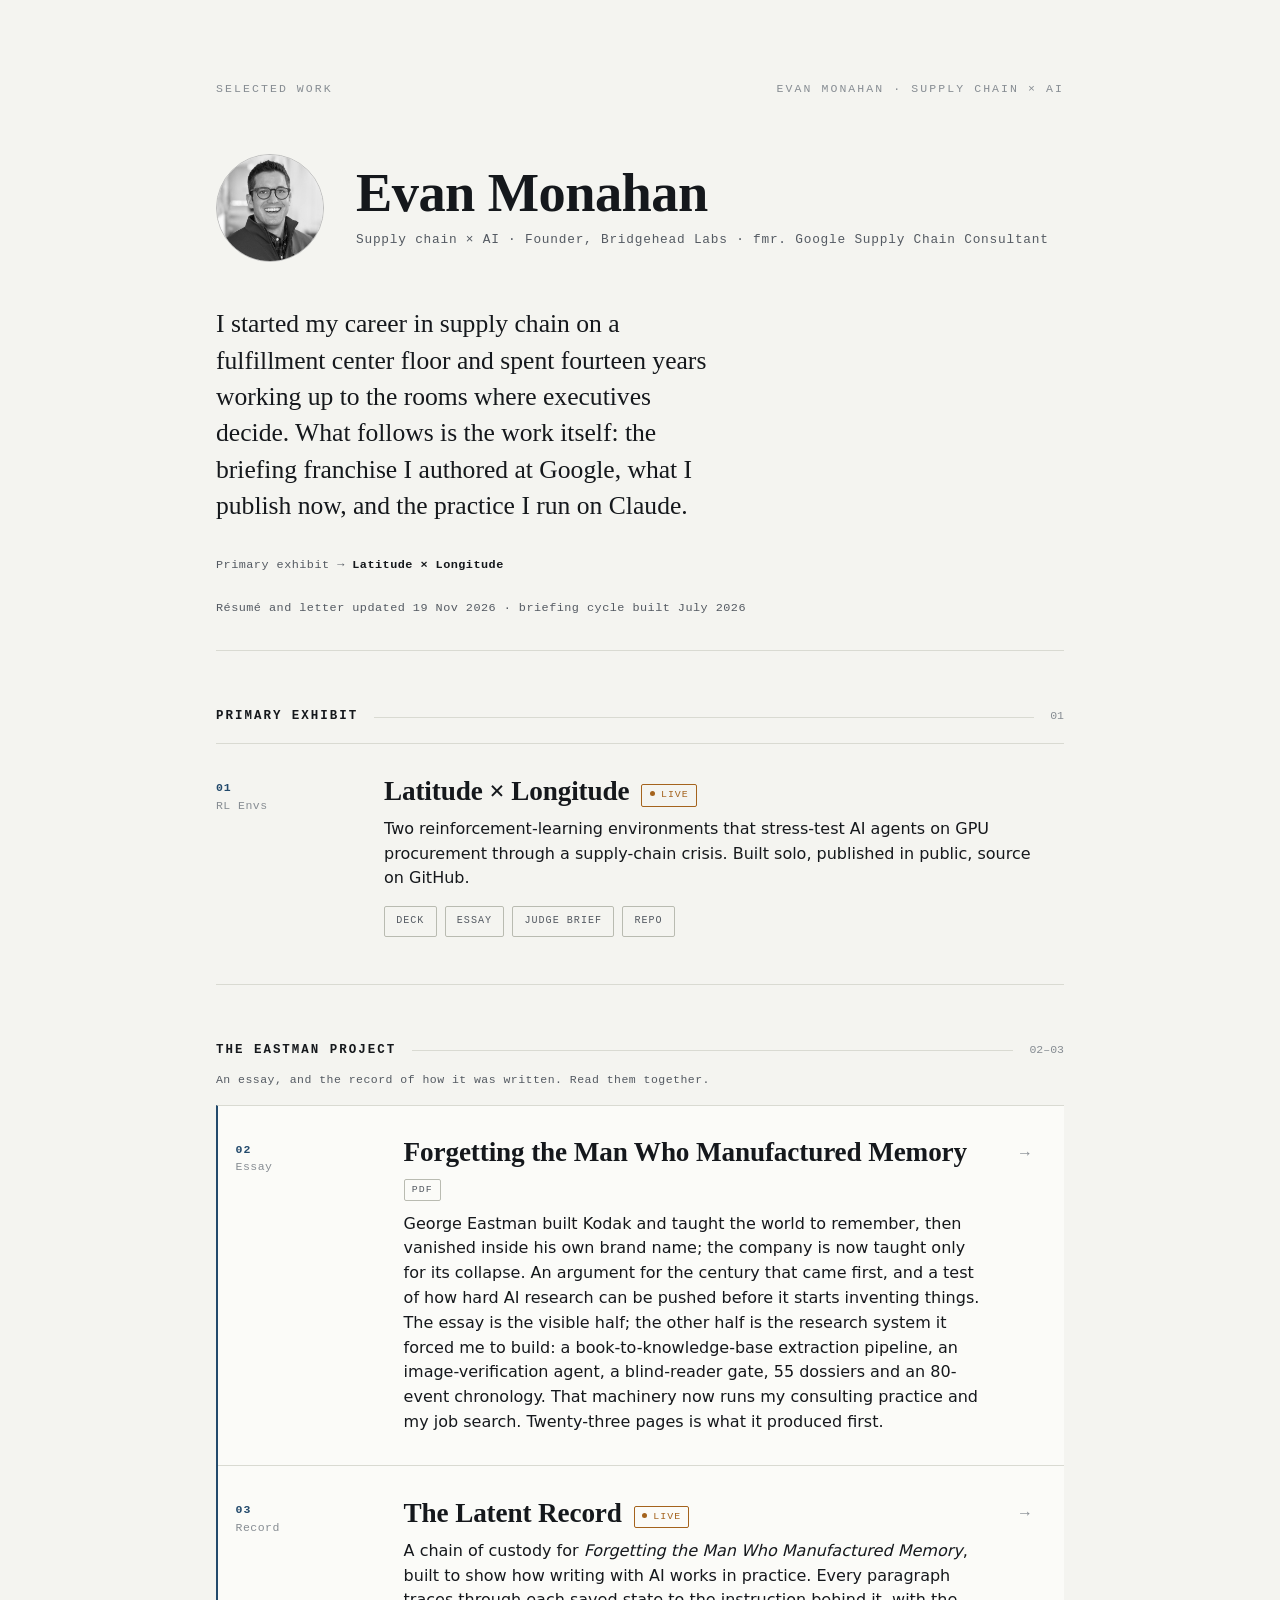
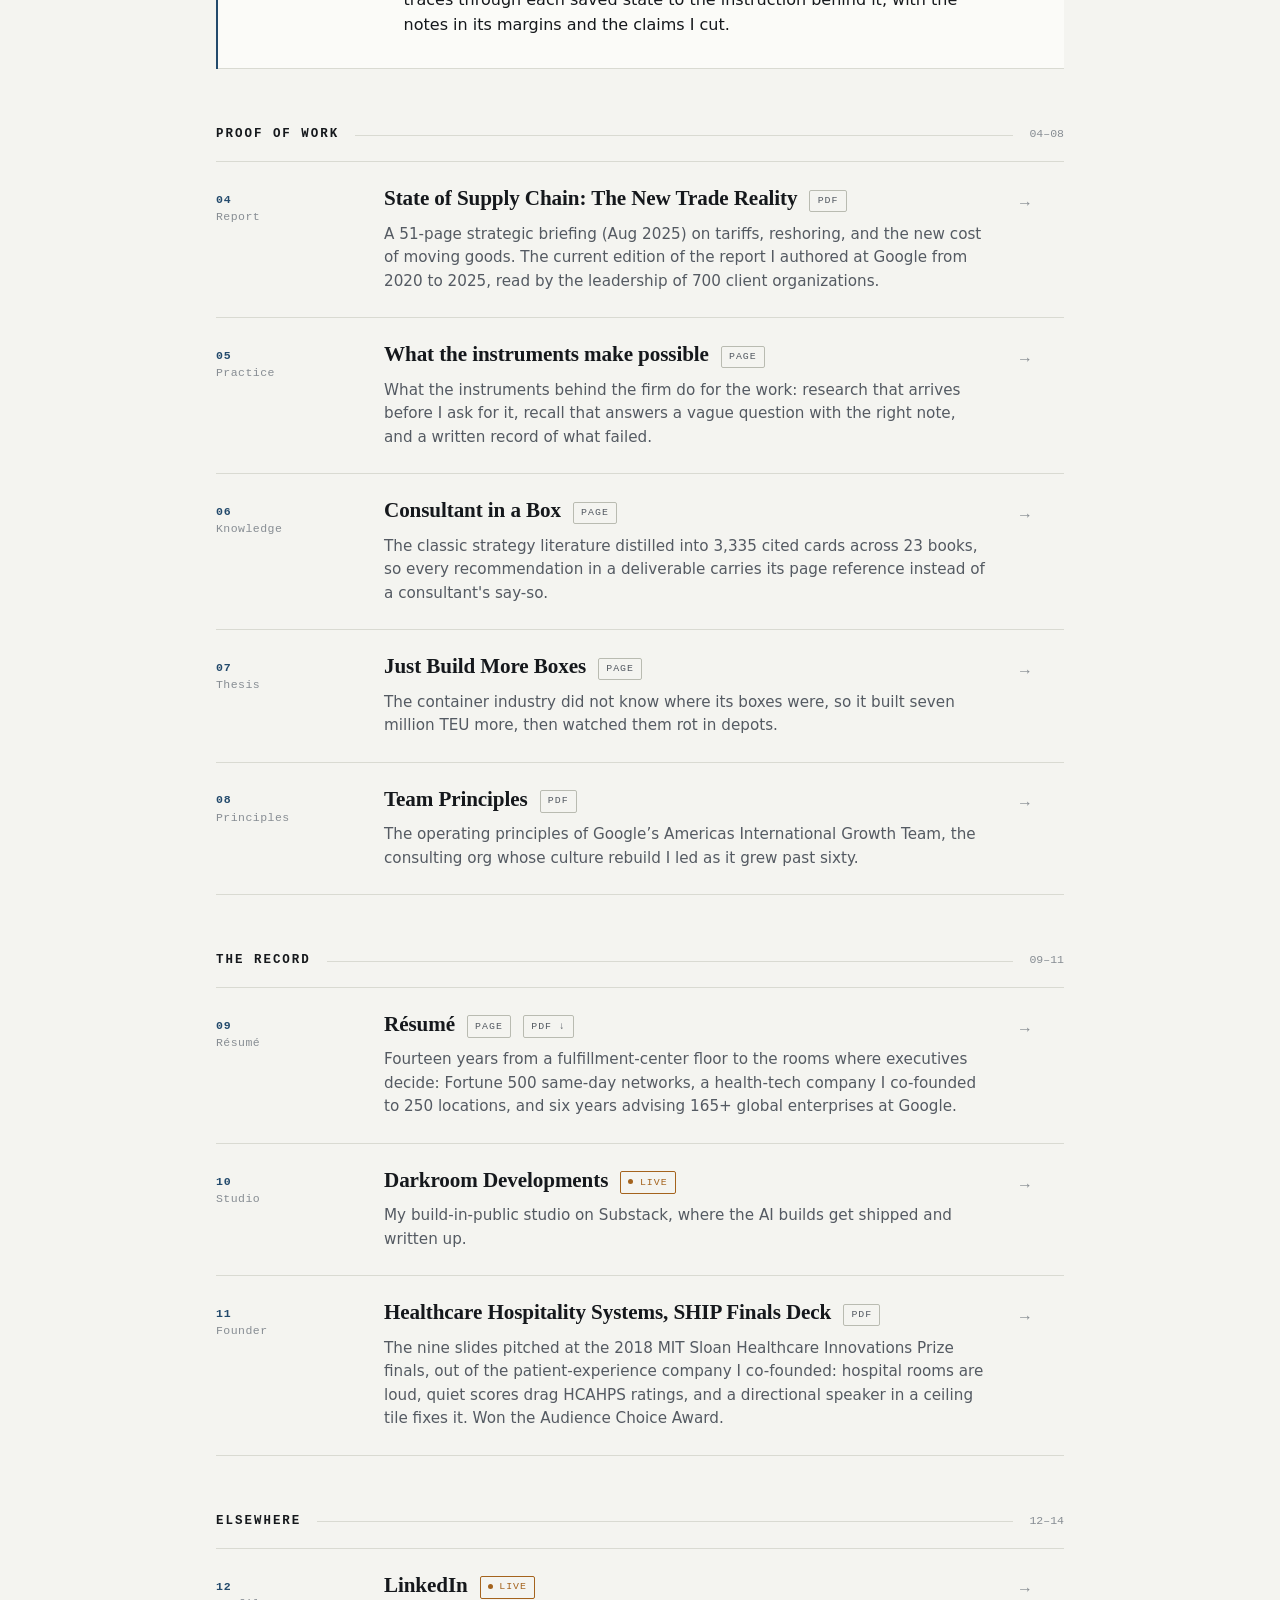
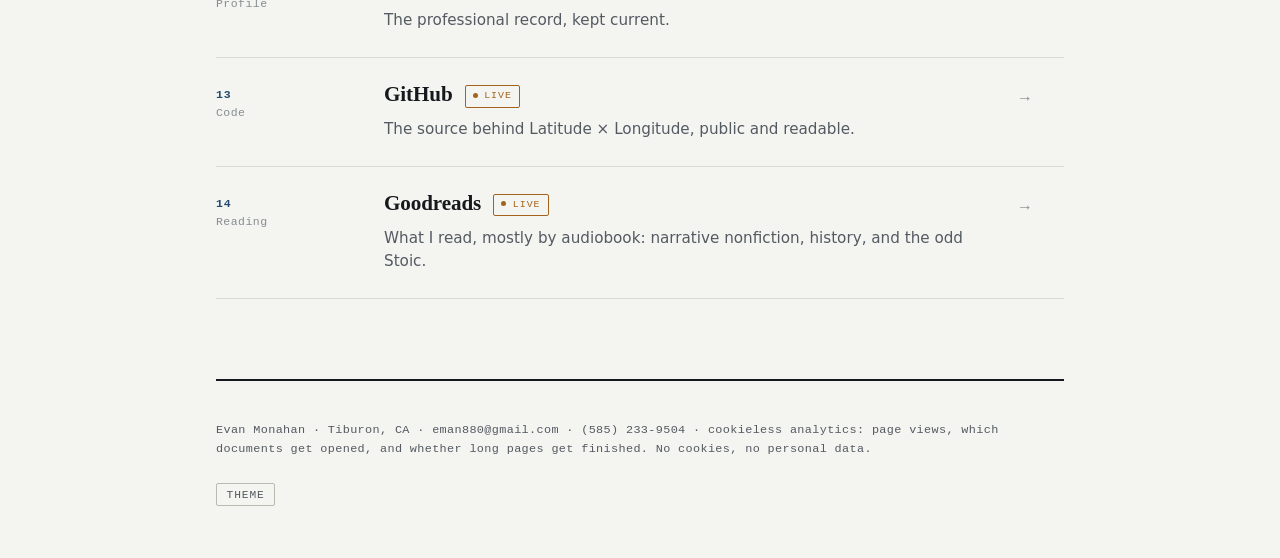
<file: index.html>
<!doctype html>
<html lang="en" data-theme-default>
<head>
  <meta charset="utf-8">
  <meta name="viewport" content="width=device-width, initial-scale=1">
  <title>Evan Monahan | Selected Work</title>
  <meta name="description" content="Selected work by Evan Monahan: the State of Supply Chain briefing, reinforcement-learning environments for GPU procurement, a cited strategy knowledge base, a container thesis, and a résumé. Supply chain × AI.">
  <link rel="stylesheet" href="style.css?v=20260923">
  <script src="tracker.js" async></script>
  <link rel="icon" href="data:image/svg+xml,<svg xmlns='http://www.w3.org/2000/svg' viewBox='0 0 16 16'><rect width='16' height='16' fill='%23234a6c'/><rect x='3' y='3' width='10' height='10' fill='none' stroke='%23f4f4f0' stroke-width='1'/></svg>">
</head>
<body>
<div class="wrap">

  <!-- ============ MASTHEAD ============ -->
  <header class="masthead">
    <div class="masthead-top">
      <span class="doc-no">Selected Work</span>
      <span class="doc-no">Evan Monahan · Supply Chain × AI</span>
    </div>

    <div class="identity reveal">
      <img class="portrait" src="assets/headshot.jpg" alt="Evan Monahan" width="108" height="108">
      <div>
        <h1>Evan Monahan</h1>
        <p class="role">Supply chain × AI · Founder, Bridgehead Labs · fmr. Google Supply Chain Consultant</p>
      </div>
    </div>

    <p class="thesis reveal">
      I started my career in supply chain on a fulfillment center floor and spent fourteen
      years working up to the rooms where executives decide. What follows is the work itself:
      the briefing franchise I authored at Google, what I publish now, and the practice I run
      on Claude.
    </p>

    <div class="manifest-meta reveal">
      <span>Primary exhibit → <b>Latitude × Longitude</b></span>
      <span>Résumé and letter updated 19 Nov 2026 · briefing cycle built July 2026</span>
    </div>
  </header>

  <!-- ============ PRIMARY EXHIBIT ============ -->
  <section class="section">
    <div class="section-head">
      <h2>Primary Exhibit</h2>
      <span class="rule-fill"></span>
      <span class="count">01</span>
    </div>
    <div class="docs">
      <div class="doc doc-primary">
        <div class="doc-code"><b>01</b>RL Envs</div>
        <div class="doc-main">
          <div class="doc-head"><h3><a class="doc-title" href="https://evmonaha880.github.io/latitude-longitude/pitch.html" target="_blank" rel="noopener" data-doc="01-latitude-deck">Latitude × Longitude</a></h3><span class="tag tag-live">Live</span></div>
          <p class="doc-abstract">
            Two reinforcement-learning environments that stress-test AI agents on GPU procurement
            through a supply-chain crisis. Built solo, published in public, source on GitHub.
          </p>
          <p class="doc-links">
            <a href="https://evmonaha880.github.io/latitude-longitude/pitch.html" target="_blank" rel="noopener" data-doc="01-latitude-deck-chip">Deck</a>
            <a href="https://evanmonahan1888.substack.com/p/a-clock-for-the-storm" target="_blank" rel="noopener" data-doc="01-latitude-essay">Essay</a>
            <a href="https://evmonaha880.github.io/latitude-longitude/" target="_blank" rel="noopener" data-doc="01-latitude-judge-brief">Judge brief</a>
            <a href="https://github.com/evmonaha880/latitude-longitude" target="_blank" rel="noopener" data-doc="01-latitude-repo">Repo</a>
          </p>
        </div>
      </div>
    </div>
  </section>

  <!-- ============ THE EASTMAN PROJECT ============ -->
  <section class="section">
    <div class="section-head">
      <h2>The Eastman Project</h2>
      <span class="rule-fill"></span>
      <span class="count">02–03</span>
    </div>
    <p class="pair-note">An essay, and the record of how it was written. Read them together.</p>
    <div class="docs doc-pair">
      <a class="doc doc-primary" href="files/eastman-essay.pdf" target="_blank" rel="noopener" data-doc="07-eastman-essay">
        <div class="doc-code"><b>02</b>Essay</div>
        <div class="doc-main">
          <div class="doc-head"><h3>Forgetting the Man Who Manufactured Memory</h3><span class="tag">PDF</span></div>
          <p class="doc-abstract">
            George Eastman built Kodak and taught the world to remember, then vanished inside
            his own brand name; the company is now taught only for its collapse. An argument for
            the century that came first, and a test of how hard AI research can be pushed before
            it starts inventing things. The essay is the visible half; the other half is the
            research system it forced me to build: a book-to-knowledge-base extraction pipeline,
            an image-verification agent, a blind-reader gate, 55 dossiers and an 80-event
            chronology. That machinery now runs my consulting practice and my job search.
            Twenty-three pages is what it produced first.
          </p>
        </div>
        <div class="doc-go">→</div>
      </a>
      <a class="doc doc-primary" href="https://evmonaha880.github.io/latent-record-preview/" target="_blank" rel="noopener" data-doc="latent-record">
        <div class="doc-code"><b>03</b>Record</div>
        <div class="doc-main">
          <div class="doc-head"><h3>The Latent Record</h3><span class="tag tag-live">Live</span></div>
          <p class="doc-abstract">
            A chain of custody for <em>Forgetting the Man Who Manufactured Memory</em>, built to
            show how writing with AI works in practice. Every paragraph traces through each saved
            state to the instruction behind it, with the notes in its margins and the claims I cut.
          </p>
        </div>
        <div class="doc-go">→</div>
      </a>
    </div>
  </section>

  <!-- ============ PROOF OF WORK ============ -->
  <section class="section">
    <div class="section-head">
      <h2>Proof of Work</h2>
      <span class="rule-fill"></span>
      <span class="count">04–08</span>
    </div>
    <div class="docs">

      <a class="doc" href="files/state-of-supply-chain.pdf" target="_blank" rel="noopener" data-doc="02-state-of-supply-chain">
        <div class="doc-code"><b>04</b>Report</div>
        <div class="doc-main">
          <div class="doc-head">
            <h3>State of Supply Chain: The New Trade Reality</h3>
            <span class="tag">PDF</span>
          </div>
          <p class="doc-abstract">
            A 51-page strategic briefing (Aug 2025) on tariffs, reshoring, and the new cost of
            moving goods. The current edition of the report I authored at Google from 2020 to
            2025, read by the leadership of 700 client organizations.
          </p>
        </div>
        <div class="doc-go">→</div>
      </a>

      <a class="doc" href="practice.html" target="_blank" rel="noopener" data-doc="03-practice">
        <div class="doc-code"><b>05</b>Practice</div>
        <div class="doc-main">
          <div class="doc-head"><h3>What the instruments make possible</h3><span class="tag">Page</span></div>
          <p class="doc-abstract">
            What the instruments behind the firm do for the work: research that arrives before I
            ask for it, recall that answers a vague question with the right note, and a written
            record of what failed.
          </p>
        </div>
        <div class="doc-go">→</div>
      </a>

      <a class="doc" href="practice.html#knowledge" target="_blank" rel="noopener" data-doc="04-consultant-in-a-box">
        <div class="doc-code"><b>06</b>Knowledge</div>
        <div class="doc-main">
          <div class="doc-head"><h3>Consultant in a Box</h3><span class="tag">Page</span></div>
          <p class="doc-abstract">
            The classic strategy literature distilled into 3,335 cited cards across 23 books, so
            every recommendation in a deliverable carries its page reference instead of a
            consultant's say-so.
          </p>
        </div>
        <div class="doc-go">→</div>
      </a>

      <a class="doc" href="thesis.html" target="_blank" rel="noopener" data-doc="05-thesis">
        <div class="doc-code"><b>07</b>Thesis</div>
        <div class="doc-main">
          <div class="doc-head"><h3>Just Build More Boxes</h3><span class="tag">Page</span></div>
          <p class="doc-abstract">
            The container industry did not know where its boxes were, so it built seven million
            TEU more, then watched them rot in depots.
          </p>
        </div>
        <div class="doc-go">→</div>
      </a>

      <a class="doc" href="files/aigt-team-principles.pdf" target="_blank" rel="noopener" data-doc="06-team-principles">
        <div class="doc-code"><b>08</b>Principles</div>
        <div class="doc-main">
          <div class="doc-head"><h3>Team Principles</h3><span class="tag">PDF</span></div>
          <p class="doc-abstract">
            The operating principles of Google’s Americas International Growth Team, the consulting
            org whose culture rebuild I led as it grew past sixty.
          </p>
        </div>
        <div class="doc-go">→</div>
      </a>

    </div>
  </section>

  <!-- ============ THE RECORD ============ -->
  <section class="section">
    <div class="section-head">
      <h2>The Record</h2>
      <span class="rule-fill"></span>
      <span class="count">09–11</span>
    </div>
    <div class="docs">

      <div class="doc">
        <div class="doc-code"><b>09</b>Résumé</div>
        <div class="doc-main">
          <div class="doc-head"><h3><a class="doc-stretch" href="resume.html" target="_blank" rel="noopener" data-doc="08-resume">Résumé</a></h3><span class="tag">Page</span><a class="tag tag-dl" href="files/resume.pdf" target="_blank" rel="noopener" data-doc="08-resume-pdf">PDF &darr;</a></div>
          <p class="doc-abstract">
            Fourteen years from a fulfillment-center floor to the rooms where executives decide:
            Fortune 500 same-day networks, a health-tech company I co-founded to 250 locations,
            and six years advising 165+ global enterprises at Google.
          </p>
        </div>
        <div class="doc-go">&rarr;</div>
      </div>

      <a class="doc" href="https://evanmonahan1888.substack.com" target="_blank" rel="noopener" data-doc="09-darkroom">
        <div class="doc-code"><b>10</b>Studio</div>
        <div class="doc-main">
          <div class="doc-head"><h3>Darkroom Developments</h3><span class="tag tag-live">Live</span></div>
          <p class="doc-abstract">
            My build-in-public studio on Substack, where the AI builds get shipped and written up.
          </p>
        </div>
        <div class="doc-go">→</div>
      </a>

      <a class="doc" href="files/hhs-mit-ship-finals-2018.pdf" target="_blank" rel="noopener" data-doc="10-founder-deck">
        <div class="doc-code"><b>11</b>Founder</div>
        <div class="doc-main">
          <div class="doc-head"><h3>Healthcare Hospitality Systems, SHIP Finals Deck</h3><span class="tag">PDF</span></div>
          <p class="doc-abstract">
            The nine slides pitched at the 2018 MIT Sloan Healthcare Innovations Prize finals, out of the
            patient-experience company I co-founded: hospital rooms are loud, quiet scores drag HCAHPS ratings,
            and a directional speaker in a ceiling tile fixes it. Won the Audience Choice Award.
          </p>
        </div>
        <div class="doc-go">→</div>
      </a>

    </div>
  </section>

  <!-- ============ ELSEWHERE ============ -->
  <section class="section">
    <div class="section-head">
      <h2>Elsewhere</h2>
      <span class="rule-fill"></span>
      <span class="count">12–14</span>
    </div>
    <div class="docs">

      <a class="doc" href="https://www.linkedin.com/in/evanmonahan" target="_blank" rel="noopener" data-doc="11-linkedin">
        <div class="doc-code"><b>12</b>Profile</div>
        <div class="doc-main">
          <div class="doc-head"><h3>LinkedIn</h3><span class="tag tag-live">Live</span></div>
          <p class="doc-abstract">The professional record, kept current.</p>
        </div>
        <div class="doc-go">→</div>
      </a>

      <a class="doc" href="https://github.com/evmonaha880/latitude-longitude" target="_blank" rel="noopener" data-doc="12-github">
        <div class="doc-code"><b>13</b>Code</div>
        <div class="doc-main">
          <div class="doc-head"><h3>GitHub</h3><span class="tag tag-live">Live</span></div>
          <p class="doc-abstract">The source behind Latitude × Longitude, public and readable.</p>
        </div>
        <div class="doc-go">→</div>
      </a>

      <a class="doc" href="https://www.goodreads.com/eman880" target="_blank" rel="noopener" data-doc="13-goodreads">
        <div class="doc-code"><b>14</b>Reading</div>
        <div class="doc-main">
          <div class="doc-head"><h3>Goodreads</h3><span class="tag tag-live">Live</span></div>
          <p class="doc-abstract">What I read, mostly by audiobook: narrative nonfiction, history, and the odd Stoic.</p>
        </div>
        <div class="doc-go">→</div>
      </a>

    </div>
  </section>

  <!-- ============ COLOPHON ============ -->
  <footer class="colophon">
    <span>Evan Monahan · Tiburon, CA · eman880@gmail.com · (585)&nbsp;233-9504 · cookieless analytics: page views, which documents get opened, and whether long pages get finished. No cookies, no personal data.</span>
    <button class="theme-toggle" id="themeToggle" type="button" aria-label="Toggle light and dark theme">Theme</button>
  </footer>

</div>

<script>
  (function () {
    var root = document.documentElement, key = "site-theme";
    var saved = null;
    try { saved = localStorage.getItem(key); } catch (e) {}
    if (saved) root.setAttribute("data-theme", saved);
    var btn = document.getElementById("themeToggle");
    btn && btn.addEventListener("click", function () {
      var isDark = getComputedStyle(root).getPropertyValue("--paper").trim().indexOf("#1") === 0;
      var next = isDark ? "light" : "dark";
      root.setAttribute("data-theme", next);
      try { localStorage.setItem(key, next); } catch (e) {}
    });
  })();
</script>
</body>
</html>
</file>
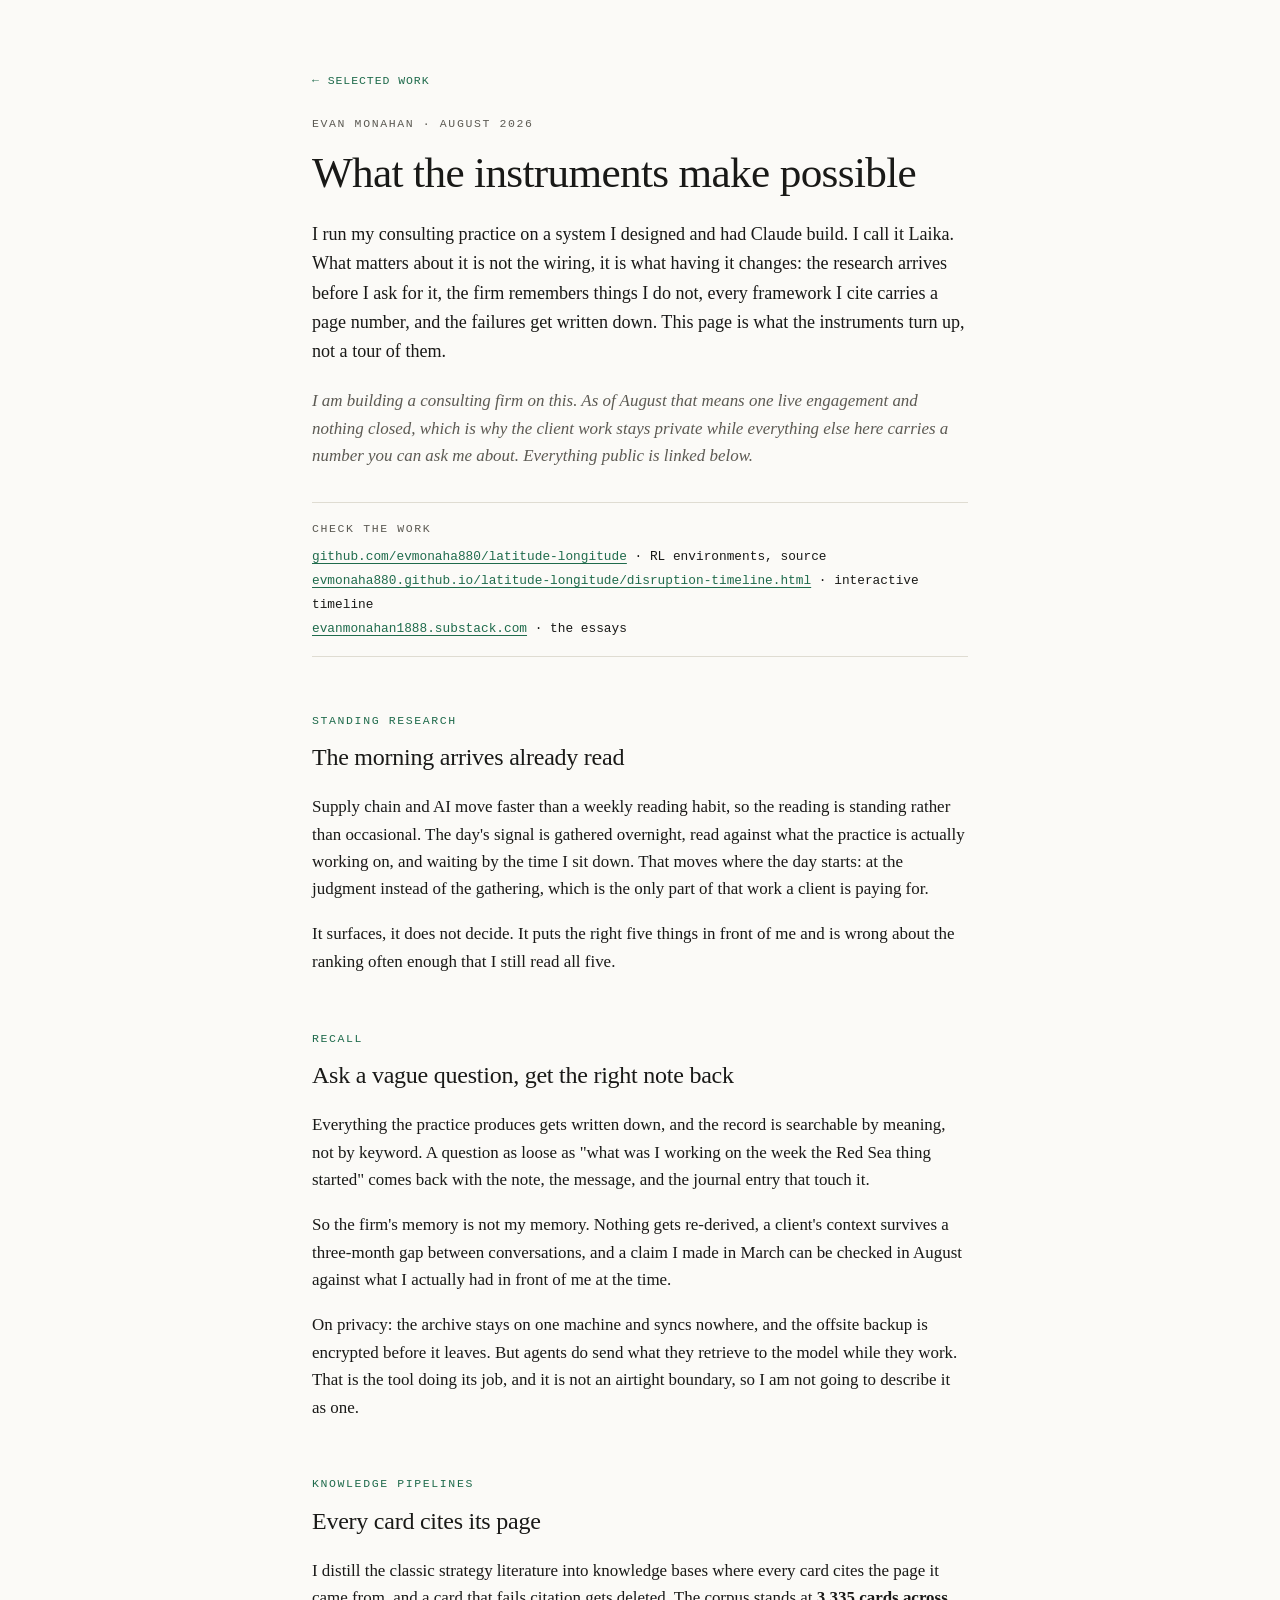
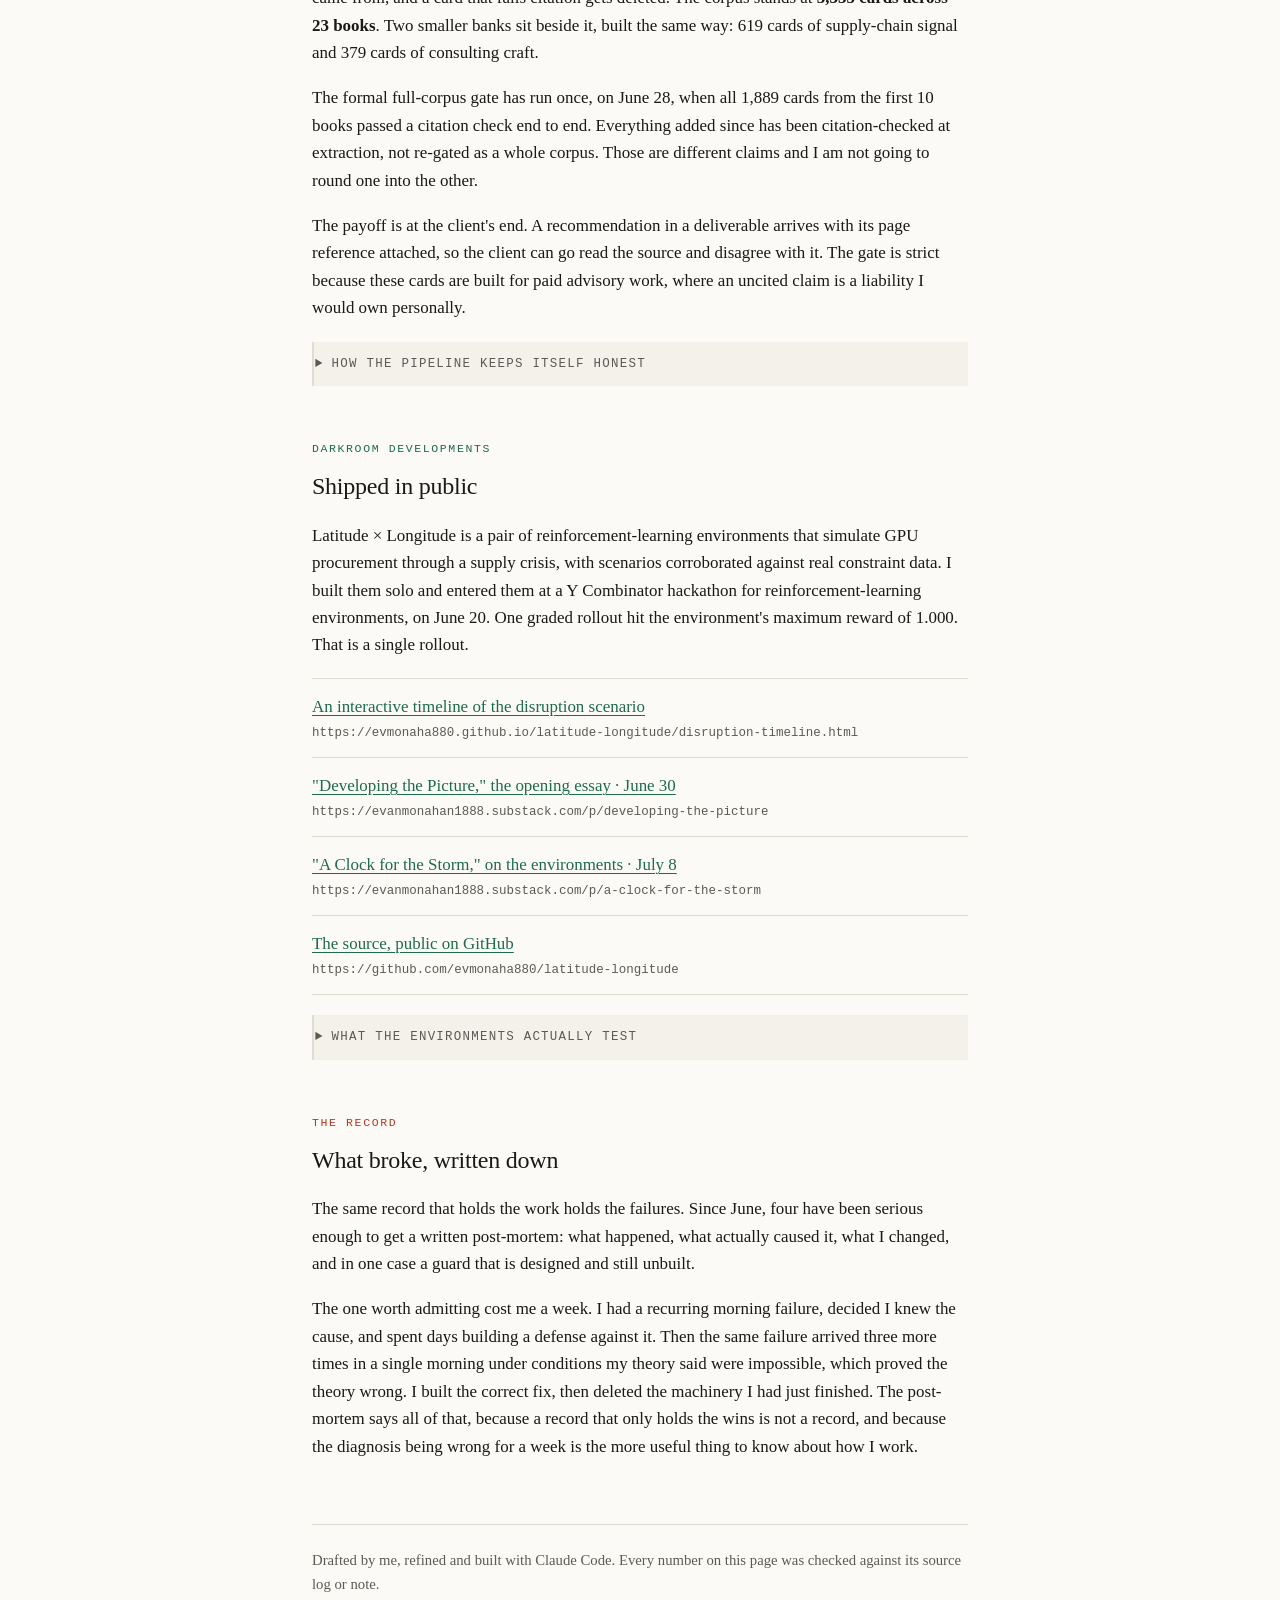
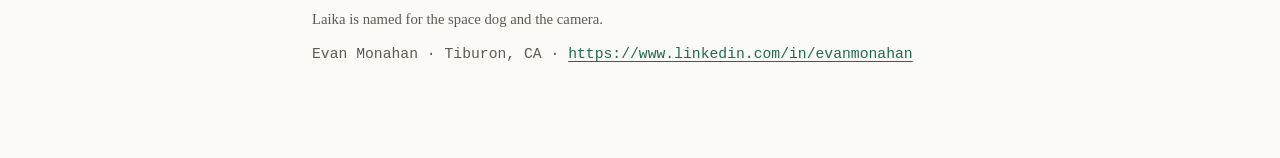
<file: practice.html>
<!doctype html>
<html lang="en">
<head>
<meta charset="utf-8">
<meta name="viewport" content="width=device-width, initial-scale=1">
<title>Evan Monahan · The Practice</title>
<meta name="description" content="What the instruments behind Bridgehead Labs make possible: standing research, recall over the firm's own record, a cited strategy knowledge base of 3,335 cards, and published RL environments.">
<script src="tracker.js" async></script>
<link rel="icon" href="data:image/svg+xml,<svg xmlns='http://www.w3.org/2000/svg' viewBox='0 0 16 16'><rect width='16' height='16' fill='%23234a6c'/><rect x='3' y='3' width='10' height='10' fill='none' stroke='%23f4f4f0' stroke-width='1'/></svg>">
<style>
  :root {
    --paper: #FBFAF7;
    --ink: #191917;
    --ink-soft: #5C5A53;
    --rule: #DFDCD2;
    --inset: #F3F1EA;
    --accent: #1F6B4C;
    --signal: #B3391F;
  }
  @media (prefers-color-scheme: dark) {
    :root {
      --paper: #171613;
      --ink: #E9E7DF;
      --ink-soft: #A09E93;
      --rule: #33322C;
      --inset: #1F1E1A;
      --accent: #5FBE92;
      --signal: #E0704B;
    }
  }
  :root[data-theme="dark"] {
    --paper: #171613;
    --ink: #E9E7DF;
    --ink-soft: #A09E93;
    --rule: #33322C;
    --inset: #1F1E1A;
    --accent: #5FBE92;
    --signal: #E0704B;
  }
  :root[data-theme="light"] {
    --paper: #FBFAF7;
    --ink: #191917;
    --ink-soft: #5C5A53;
    --rule: #DFDCD2;
    --inset: #F3F1EA;
    --accent: #1F6B4C;
    --signal: #B3391F;
  }

  body {
    background: var(--paper);
    color: var(--ink);
    font-family: Charter, 'Iowan Old Style', Georgia, 'Times New Roman', serif;
    font-size: 1.06rem;
    line-height: 1.62;
    margin: 0;
    padding: 0 1.25rem;
  }
  .page {
    max-width: 41rem;
    margin: 0 auto;
    padding: 4.5rem 0 5rem;
  }
  .mono { font-family: ui-monospace, 'SF Mono', Menlo, Consolas, monospace; }
  p { margin: 0 0 1.1rem; }
  a {
    color: var(--accent);
    text-decoration: underline;
    text-decoration-thickness: 1px;
    text-underline-offset: 2.5px;
  }
  a:focus-visible, summary:focus-visible {
    outline: 2px solid var(--accent);
    outline-offset: 3px;
  }

  header.masthead { margin-bottom: 3.25rem; }
  .kicker {
    font-family: ui-monospace, 'SF Mono', Menlo, Consolas, monospace;
    font-size: 0.72rem;
    letter-spacing: 0.14em;
    text-transform: uppercase;
    color: var(--ink-soft);
    margin: 0 0 1rem;
  }
  h1 {
    font-size: clamp(2rem, 6vw, 2.7rem);
    font-weight: 400;
    letter-spacing: -0.015em;
    line-height: 1.12;
    margin: 0 0 1.4rem;
    text-wrap: balance;
  }
  .lede { font-size: 1.13rem; }
  .boundary {
    color: var(--ink-soft);
    font-style: italic;
    margin-top: 1.3rem;
  }

  .verify {
    border-top: 1px solid var(--rule);
    border-bottom: 1px solid var(--rule);
    margin: 2rem 0 0;
    padding: 0.9rem 0;
    font-family: ui-monospace, 'SF Mono', Menlo, Consolas, monospace;
    font-size: 0.8rem;
    line-height: 1.9;
  }
  .verify .vlabel {
    letter-spacing: 0.14em;
    text-transform: uppercase;
    color: var(--ink-soft);
    font-size: 0.72rem;
  }
  .verify ul { list-style: none; margin: 0.2rem 0 0; padding: 0; }
  .verify li { overflow-wrap: anywhere; }

  section { margin: 3.4rem 0 0; }
  .eyebrow {
    font-family: ui-monospace, 'SF Mono', Menlo, Consolas, monospace;
    font-size: 0.72rem;
    letter-spacing: 0.14em;
    text-transform: uppercase;
    color: var(--accent);
    margin: 0 0 0.5rem;
  }
  section.broke .eyebrow { color: var(--signal); }
  h2 {
    font-size: 1.5rem;
    font-weight: 400;
    letter-spacing: -0.01em;
    margin: 0 0 1rem;
    text-wrap: balance;
  }
  .figure { font-variant-numeric: tabular-nums; }

  details {
    background: var(--inset);
    border-left: 2px solid var(--rule);
    margin: 1.25rem 0 0;
    padding: 0.75rem 1.1rem;
  }
  details[open] { padding-bottom: 1rem; }
  summary {
    cursor: pointer;
    font-family: ui-monospace, 'SF Mono', Menlo, Consolas, monospace;
    font-size: 0.78rem;
    letter-spacing: 0.1em;
    text-transform: uppercase;
    color: var(--ink-soft);
    list-style-position: outside;
  }
  summary:hover { color: var(--ink); }
  details p { font-size: 0.98rem; margin-top: 0.9rem; }
  details p:last-child { margin-bottom: 0.2rem; }

  .shelf { list-style: none; margin: 1.2rem 0 0; padding: 0; }
  .shelf li { border-top: 1px solid var(--rule); padding: 0.85rem 0; }
  .shelf li:last-child { border-bottom: 1px solid var(--rule); }
  .shelf .what { display: block; }
  .shelf .where {
    display: block;
    font-family: ui-monospace, 'SF Mono', Menlo, Consolas, monospace;
    font-size: 0.78rem;
    color: var(--ink-soft);
    margin-top: 0.2rem;
    overflow-wrap: anywhere;
  }

  footer {
    border-top: 1px solid var(--rule);
    color: var(--ink-soft);
    font-size: 0.92rem;
    margin-top: 4rem;
    padding-top: 1.5rem;
  }
  footer p { margin-bottom: 0.7rem; }

  @media print {
    body { background: #fff; color: #000; }
    details { border-left-color: #999; }
    a { color: #000; }
  }
</style>
</head>
<body>

<div class="page">

  <p style="font-family:ui-monospace,Menlo,monospace;font-size:0.72rem;letter-spacing:0.08em;text-transform:uppercase;margin:0 0 1.5rem;"><a href="index.html" style="text-decoration:none;">&larr; Selected Work</a></p>

  <header class="masthead">
    <p class="kicker">Evan Monahan &middot; August 2026</p>
    <h1>What the instruments make possible</h1>
    <p class="lede">I run my consulting practice on a system I designed and had Claude build. I call it Laika. What matters about it is not the wiring, it is what having it changes: the research arrives before I ask for it, the firm remembers things I do not, every framework I cite carries a page number, and the failures get written down. This page is what the instruments turn up, not a tour of them.</p>
    <p class="boundary">I am building a consulting firm on this. As of August that means one live engagement and nothing closed, which is why the client work stays private while everything else here carries a number you can ask me about. Everything public is linked below.</p>
    <div class="verify">
      <span class="vlabel">Check the work</span>
      <ul>
        <li><a href="https://github.com/evmonaha880/latitude-longitude">github.com/evmonaha880/latitude-longitude</a> &middot; RL environments, source</li>
        <li><a href="https://evmonaha880.github.io/latitude-longitude/disruption-timeline.html">evmonaha880.github.io/latitude-longitude/disruption-timeline.html</a> &middot; interactive timeline</li>
        <li><a href="https://evanmonahan1888.substack.com">evanmonahan1888.substack.com</a> &middot; the essays</li>
      </ul>
    </div>
  </header>

  <section>
    <p class="eyebrow">Standing research</p>
    <h2>The morning arrives already read</h2>
    <p>Supply chain and AI move faster than a weekly reading habit, so the reading is standing rather than occasional. The day's signal is gathered overnight, read against what the practice is actually working on, and waiting by the time I sit down. That moves where the day starts: at the judgment instead of the gathering, which is the only part of that work a client is paying for.</p>
    <p>It surfaces, it does not decide. It puts the right five things in front of me and is wrong about the ranking often enough that I still read all five.</p>
  </section>

  <section>
    <p class="eyebrow">Recall</p>
    <h2>Ask a vague question, get the right note back</h2>
    <p>Everything the practice produces gets written down, and the record is searchable by meaning, not by keyword. A question as loose as "what was I working on the week the Red Sea thing started" comes back with the note, the message, and the journal entry that touch it.</p>
    <p>So the firm's memory is not my memory. Nothing gets re-derived, a client's context survives a three-month gap between conversations, and a claim I made in March can be checked in August against what I actually had in front of me at the time.</p>
    <p>On privacy: the archive stays on one machine and syncs nowhere, and the offsite backup is encrypted before it leaves. But agents do send what they retrieve to the model while they work. That is the tool doing its job, and it is not an airtight boundary, so I am not going to describe it as one.</p>
  </section>

  <section id="knowledge">
    <p class="eyebrow">Knowledge pipelines</p>
    <h2>Every card cites its page</h2>
    <p class="figure">I distill the classic strategy literature into knowledge bases where every card cites the page it came from, and a card that fails citation gets deleted. The corpus stands at <strong>3,335 cards across 23 books</strong>. Two smaller banks sit beside it, built the same way: 619 cards of supply-chain signal and 379 cards of consulting craft.</p>
    <p class="figure">The formal full-corpus gate has run once, on June 28, when all 1,889 cards from the first 10 books passed a citation check end to end. Everything added since has been citation-checked at extraction, not re-gated as a whole corpus. Those are different claims and I am not going to round one into the other.</p>
    <p>The payoff is at the client's end. A recommendation in a deliverable arrives with its page reference attached, so the client can go read the source and disagree with it. The gate is strict because these cards are built for paid advisory work, where an uncited claim is a liability I would own personally.</p>
    <details>
      <summary>How the pipeline keeps itself honest</summary>
      <p>Extraction and verification are kept apart on purpose, so the reviewer never grades its own work. Citation failure is a delete, not a flag, because a card that survives with a question mark on it eventually gets quoted anyway.</p>
    </details>
  </section>

  <section>
    <p class="eyebrow">Darkroom Developments</p>
    <h2>Shipped in public</h2>
    <p class="figure">Latitude &times; Longitude is a pair of reinforcement-learning environments that simulate GPU procurement through a supply crisis, with scenarios corroborated against real constraint data. I built them solo and entered them at a Y Combinator hackathon for reinforcement-learning environments, on June 20. One graded rollout hit the environment's maximum reward of 1.000. That is a single rollout.</p>
    <ul class="shelf">
      <li>
        <span class="what"><a href="https://evmonaha880.github.io/latitude-longitude/disruption-timeline.html">An interactive timeline of the disruption scenario</a></span>
        <span class="where">https://evmonaha880.github.io/latitude-longitude/disruption-timeline.html</span>
      </li>
      <li>
        <span class="what"><a href="https://evanmonahan1888.substack.com/p/developing-the-picture">"Developing the Picture," the opening essay &middot; June 30</a></span>
        <span class="where">https://evanmonahan1888.substack.com/p/developing-the-picture</span>
      </li>
      <li>
        <span class="what"><a href="https://evanmonahan1888.substack.com/p/a-clock-for-the-storm">"A Clock for the Storm," on the environments &middot; July 8</a></span>
        <span class="where">https://evanmonahan1888.substack.com/p/a-clock-for-the-storm</span>
      </li>
      <li>
        <span class="what"><a href="https://github.com/evmonaha880/latitude-longitude">The source, public on GitHub</a></span>
        <span class="where">https://github.com/evmonaha880/latitude-longitude</span>
      </li>
    </ul>
    <details>
      <summary>What the environments actually test</summary>
      <p>An agent has to buy and allocate scarce GPU capacity while a crisis moves under it, with allocations tightening and spot prices spiking mid-run. Every scenario is deterministic, so a run can be replayed and graded, and the reward is normalized against optima found by brute force rather than tuned by hand. The result I found most interesting was qualitative: in one rollout the model surfaced a three-chip sourcing strategy the scenario never suggests. I have not published that trace.</p>
      <p>What the 1.000 does not mean: it is one graded rollout on one scenario, not an averaged benchmark, and I have not published learning curves.</p>
    </details>
  </section>

  <section class="broke">
    <p class="eyebrow">The record</p>
    <h2>What broke, written down</h2>
    <p>The same record that holds the work holds the failures. Since June, four have been serious enough to get a written post-mortem: what happened, what actually caused it, what I changed, and in one case a guard that is designed and still unbuilt.</p>
    <p>The one worth admitting cost me a week. I had a recurring morning failure, decided I knew the cause, and spent days building a defense against it. Then the same failure arrived three more times in a single morning under conditions my theory said were impossible, which proved the theory wrong. I built the correct fix, then deleted the machinery I had just finished. The post-mortem says all of that, because a record that only holds the wins is not a record, and because the diagnosis being wrong for a week is the more useful thing to know about how I work.</p>
  </section>

  <footer>
    <p>Drafted by me, refined and built with Claude Code. Every number on this page was checked against its source log or note.</p>
    <p>Laika is named for the space dog and the camera.</p>
    <p class="mono">Evan Monahan &middot; Tiburon, CA &middot; <a href="https://www.linkedin.com/in/evanmonahan">https://www.linkedin.com/in/evanmonahan</a></p>
  </footer>

</div>

<script>
  (function () {
    var root = document.documentElement, key = "site-theme";
    var saved = null;
    try { saved = localStorage.getItem(key); } catch (e) {}
    if (saved) root.setAttribute("data-theme", saved);
  })();
  addEventListener('beforeprint', function () {
    document.querySelectorAll('details').forEach(function (d) { d.setAttribute('open', ''); });
  });
</script>
</body>
</html>
</file>
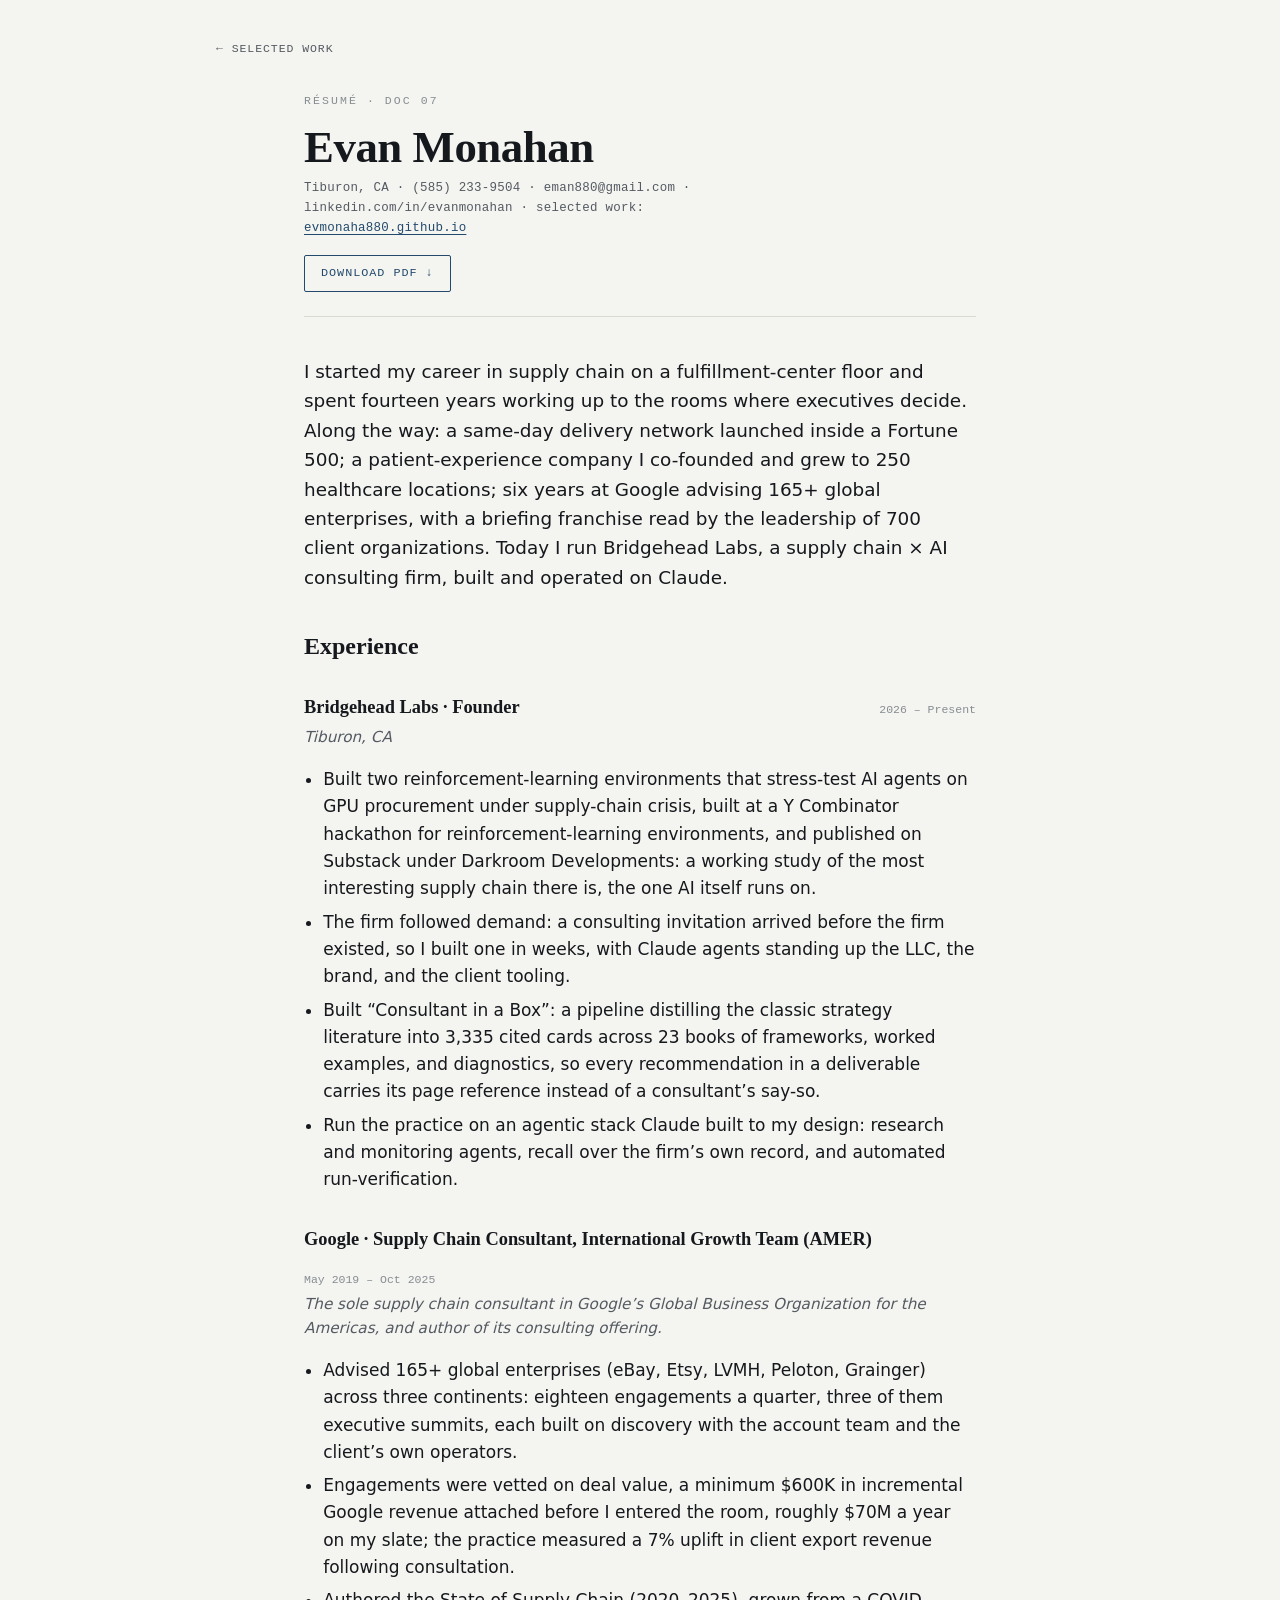
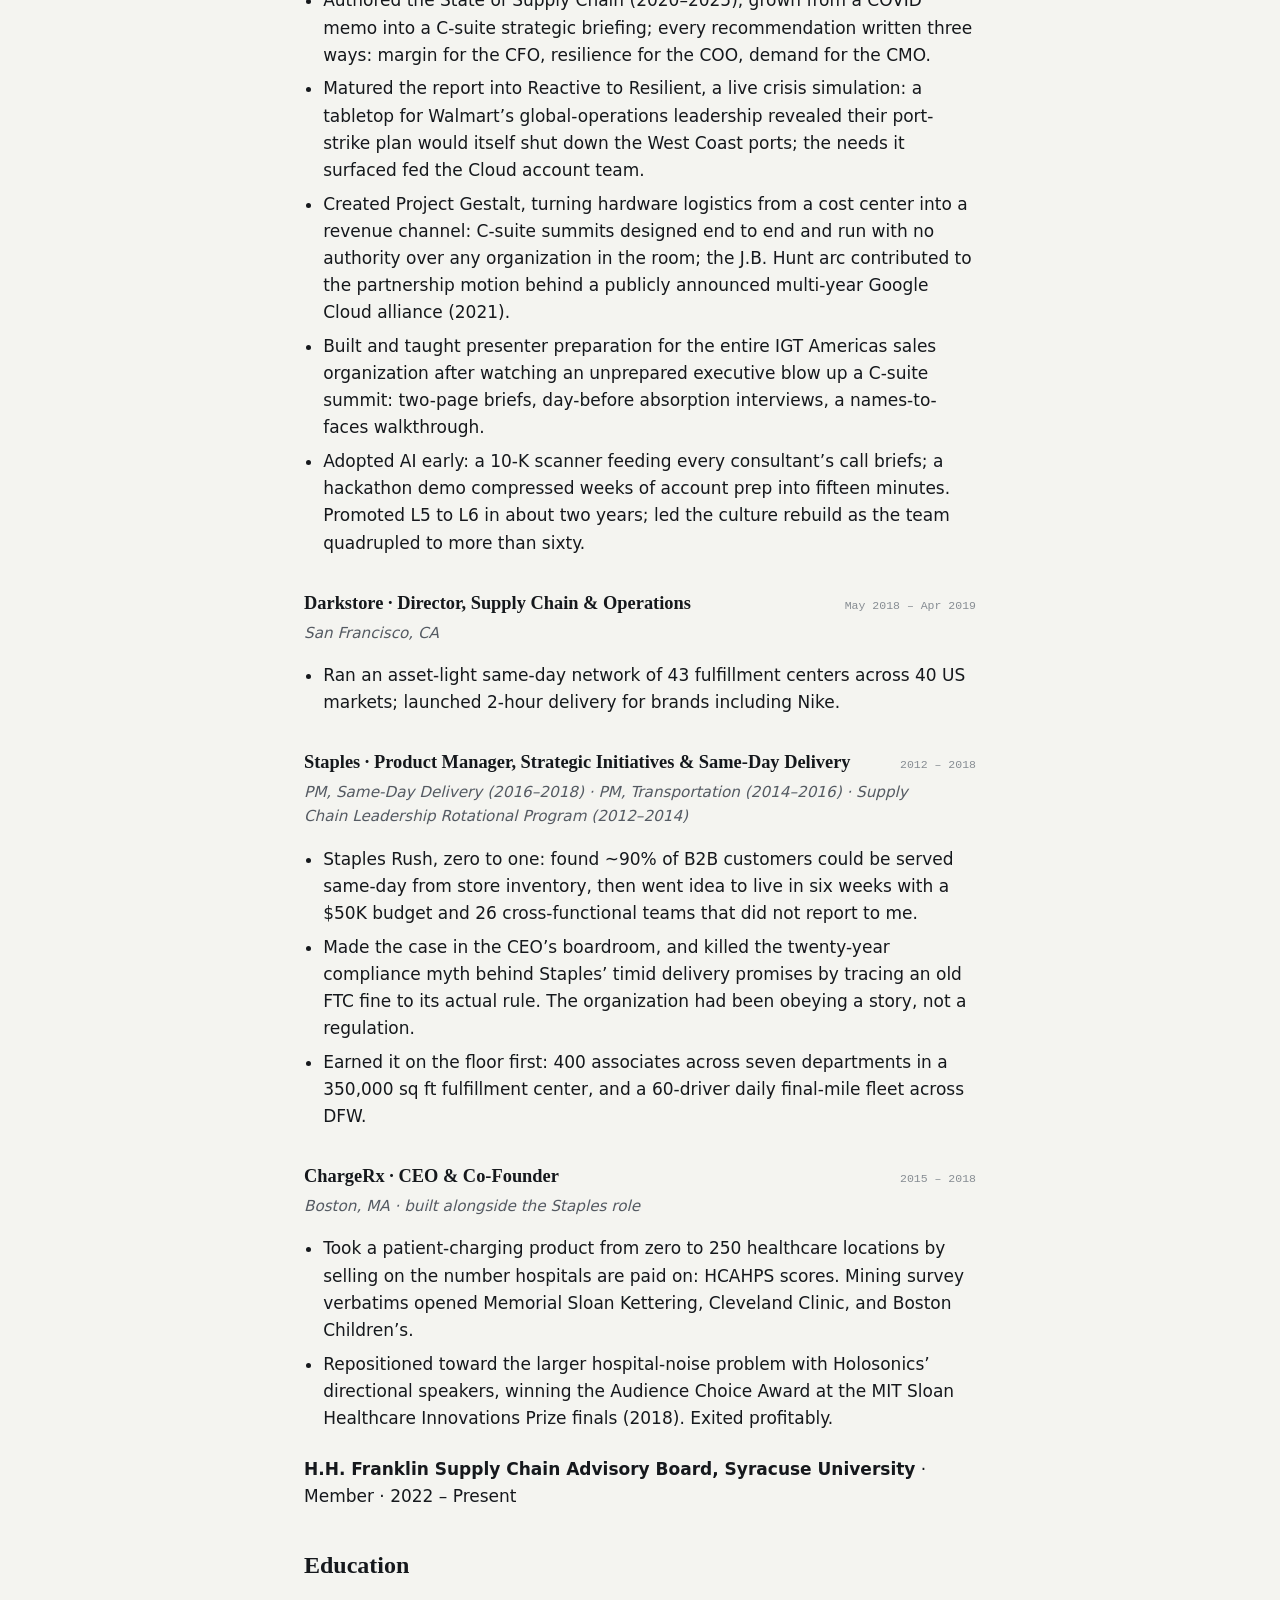
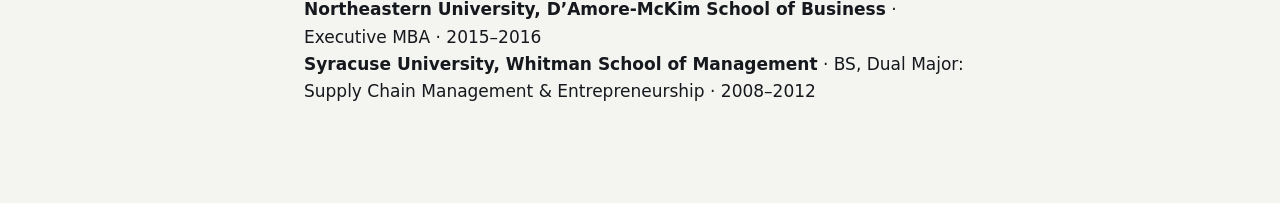
<file: resume.html>
<!doctype html>
<html lang="en">
<head>
  <meta charset="utf-8">
  <meta name="viewport" content="width=device-width, initial-scale=1">
  <title>Evan Monahan | Résumé</title>
  <meta name="description" content="Résumé of Evan Monahan: fourteen years in supply chain, from a fulfillment-center floor to advising 165+ global enterprises at Google. Founder of Bridgehead Labs.">
  <link rel="stylesheet" href="style.css">
  <script src="tracker.js" async></script>
  <link rel="icon" href="data:image/svg+xml,<svg xmlns='http://www.w3.org/2000/svg' viewBox='0 0 16 16'><rect width='16' height='16' fill='%23234a6c'/><rect x='3' y='3' width='10' height='10' fill='none' stroke='%23f4f4f0' stroke-width='1'/></svg>">
</head>
<body>
<div class="wrap">
  <a class="backlink" href="index.html">← Selected Work</a>

  <article class="article">
    <header class="article-head">
      <p class="eyebrow">Résumé · Doc 07</p>
      <h1>Evan Monahan</h1>
      <p class="rz-contact">Tiburon, CA · (585) 233-9504 · eman880@gmail.com · linkedin.com/in/evanmonahan · selected work: <a href="https://evmonaha880.github.io">evmonaha880.github.io</a></p>
      <a class="dl-btn" href="files/resume.pdf">Download PDF ↓</a>
    </header>

    <p class="lead">
      I started my career in supply chain on a fulfillment-center floor and spent fourteen years
      working up to the rooms where executives decide. Along the way: a same-day delivery network
      launched inside a Fortune 500; a patient-experience company I co-founded and grew to 250
      healthcare locations; six years at Google advising 165+ global enterprises, with a
      briefing franchise read by the leadership of 700 client organizations. Today I run Bridgehead
      Labs, a supply chain × AI consulting firm, built and operated on Claude.
    </p>

    <h2>Experience</h2>

    <div class="rz-job">
      <div class="rz-title"><h3>Bridgehead Labs · Founder</h3><span class="rz-when">2026 – Present</span></div>
      <p class="rz-sub">Tiburon, CA</p>
      <ul>
        <li>Built two reinforcement-learning environments that stress-test AI agents on GPU procurement under supply-chain crisis, built at a Y Combinator hackathon for reinforcement-learning environments, and published on Substack under Darkroom Developments: a working study of the most interesting supply chain there is, the one AI itself runs on.</li>
        <li>The firm followed demand: a consulting invitation arrived before the firm existed, so I built one in weeks, with Claude agents standing up the LLC, the brand, and the client tooling.</li>
        <li>Built “Consultant in a Box”: a pipeline distilling the classic strategy literature into 3,335 cited cards across 23 books of frameworks, worked examples, and diagnostics, so every recommendation in a deliverable carries its page reference instead of a consultant’s say-so.</li>
        <li>Run the practice on an agentic stack Claude built to my design: research and monitoring agents, recall over the firm’s own record, and automated run-verification.</li>
      </ul>
    </div>

    <div class="rz-job">
      <div class="rz-title"><h3>Google · Supply Chain Consultant, International Growth Team (AMER)</h3><span class="rz-when">May 2019 – Oct 2025</span></div>
      <p class="rz-sub">The sole supply chain consultant in Google’s Global Business Organization for the Americas, and author of its consulting offering.</p>
      <ul>
        <li>Advised 165+ global enterprises (eBay, Etsy, LVMH, Peloton, Grainger) across three continents: eighteen engagements a quarter, three of them executive summits, each built on discovery with the account team and the client’s own operators.</li>
        <li>Engagements were vetted on deal value, a minimum $600K in incremental Google revenue attached before I entered the room, roughly $70M a year on my slate; the practice measured a 7% uplift in client export revenue following consultation.</li>
        <li>Authored the State of Supply Chain (2020–2025), grown from a COVID memo into a C-suite strategic briefing; every recommendation written three ways: margin for the CFO, resilience for the COO, demand for the CMO.</li>
        <li>Matured the report into Reactive to Resilient, a live crisis simulation: a tabletop for Walmart’s global-operations leadership revealed their port-strike plan would itself shut down the West Coast ports; the needs it surfaced fed the Cloud account team.</li>
        <li>Created Project Gestalt, turning hardware logistics from a cost center into a revenue channel: C-suite summits designed end to end and run with no authority over any organization in the room; the J.B. Hunt arc contributed to the partnership motion behind a publicly announced multi-year Google Cloud alliance (2021).</li>
        <li>Built and taught presenter preparation for the entire IGT Americas sales organization after watching an unprepared executive blow up a C-suite summit: two-page briefs, day-before absorption interviews, a names-to-faces walkthrough.</li>
        <li>Adopted AI early: a 10-K scanner feeding every consultant’s call briefs; a hackathon demo compressed weeks of account prep into fifteen minutes. Promoted L5 to L6 in about two years; led the culture rebuild as the team quadrupled to more than sixty.</li>
      </ul>
    </div>

    <div class="rz-job">
      <div class="rz-title"><h3>Darkstore · Director, Supply Chain &amp; Operations</h3><span class="rz-when">May 2018 – Apr 2019</span></div>
      <p class="rz-sub">San Francisco, CA</p>
      <ul>
        <li>Ran an asset-light same-day network of 43 fulfillment centers across 40 US markets; launched 2-hour delivery for brands including Nike.</li>
      </ul>
    </div>

    <div class="rz-job">
      <div class="rz-title"><h3>Staples · Product Manager, Strategic Initiatives &amp; Same-Day Delivery</h3><span class="rz-when">2012 – 2018</span></div>
      <p class="rz-sub">PM, Same-Day Delivery (2016–2018) · PM, Transportation (2014–2016) · Supply Chain Leadership Rotational Program (2012–2014)</p>
      <ul>
        <li>Staples Rush, zero to one: found ~90% of B2B customers could be served same-day from store inventory, then went idea to live in six weeks with a $50K budget and 26 cross-functional teams that did not report to me.</li>
        <li>Made the case in the CEO’s boardroom, and killed the twenty-year compliance myth behind Staples’ timid delivery promises by tracing an old FTC fine to its actual rule. The organization had been obeying a story, not a regulation.</li>
        <li>Earned it on the floor first: 400 associates across seven departments in a 350,000 sq ft fulfillment center, and a 60-driver daily final-mile fleet across DFW.</li>
      </ul>
    </div>

    <div class="rz-job">
      <div class="rz-title"><h3>ChargeRx · CEO &amp; Co-Founder</h3><span class="rz-when">2015 – 2018</span></div>
      <p class="rz-sub">Boston, MA · built alongside the Staples role</p>
      <ul>
        <li>Took a patient-charging product from zero to 250 healthcare locations by selling on the number hospitals are paid on: HCAHPS scores. Mining survey verbatims opened Memorial Sloan Kettering, Cleveland Clinic, and Boston Children’s.</li>
        <li>Repositioned toward the larger hospital-noise problem with Holosonics’ directional speakers, winning the Audience Choice Award at the MIT Sloan Healthcare Innovations Prize finals (2018). Exited profitably.</li>
      </ul>
    </div>

    <p class="rz-boards" style="margin-top:1.5rem;"><strong>H.H. Franklin Supply Chain Advisory Board, Syracuse University</strong> · Member · 2022 – Present</p>

    <h2>Education</h2>
    <p>
      <strong>Northeastern University, D’Amore-McKim School of Business</strong> · Executive MBA · 2015–2016<br>
      <strong>Syracuse University, Whitman School of Management</strong> · BS, Dual Major: Supply Chain Management &amp; Entrepreneurship · 2008–2012
    </p>
  </article>
</div>
</body>
</html>
</file>
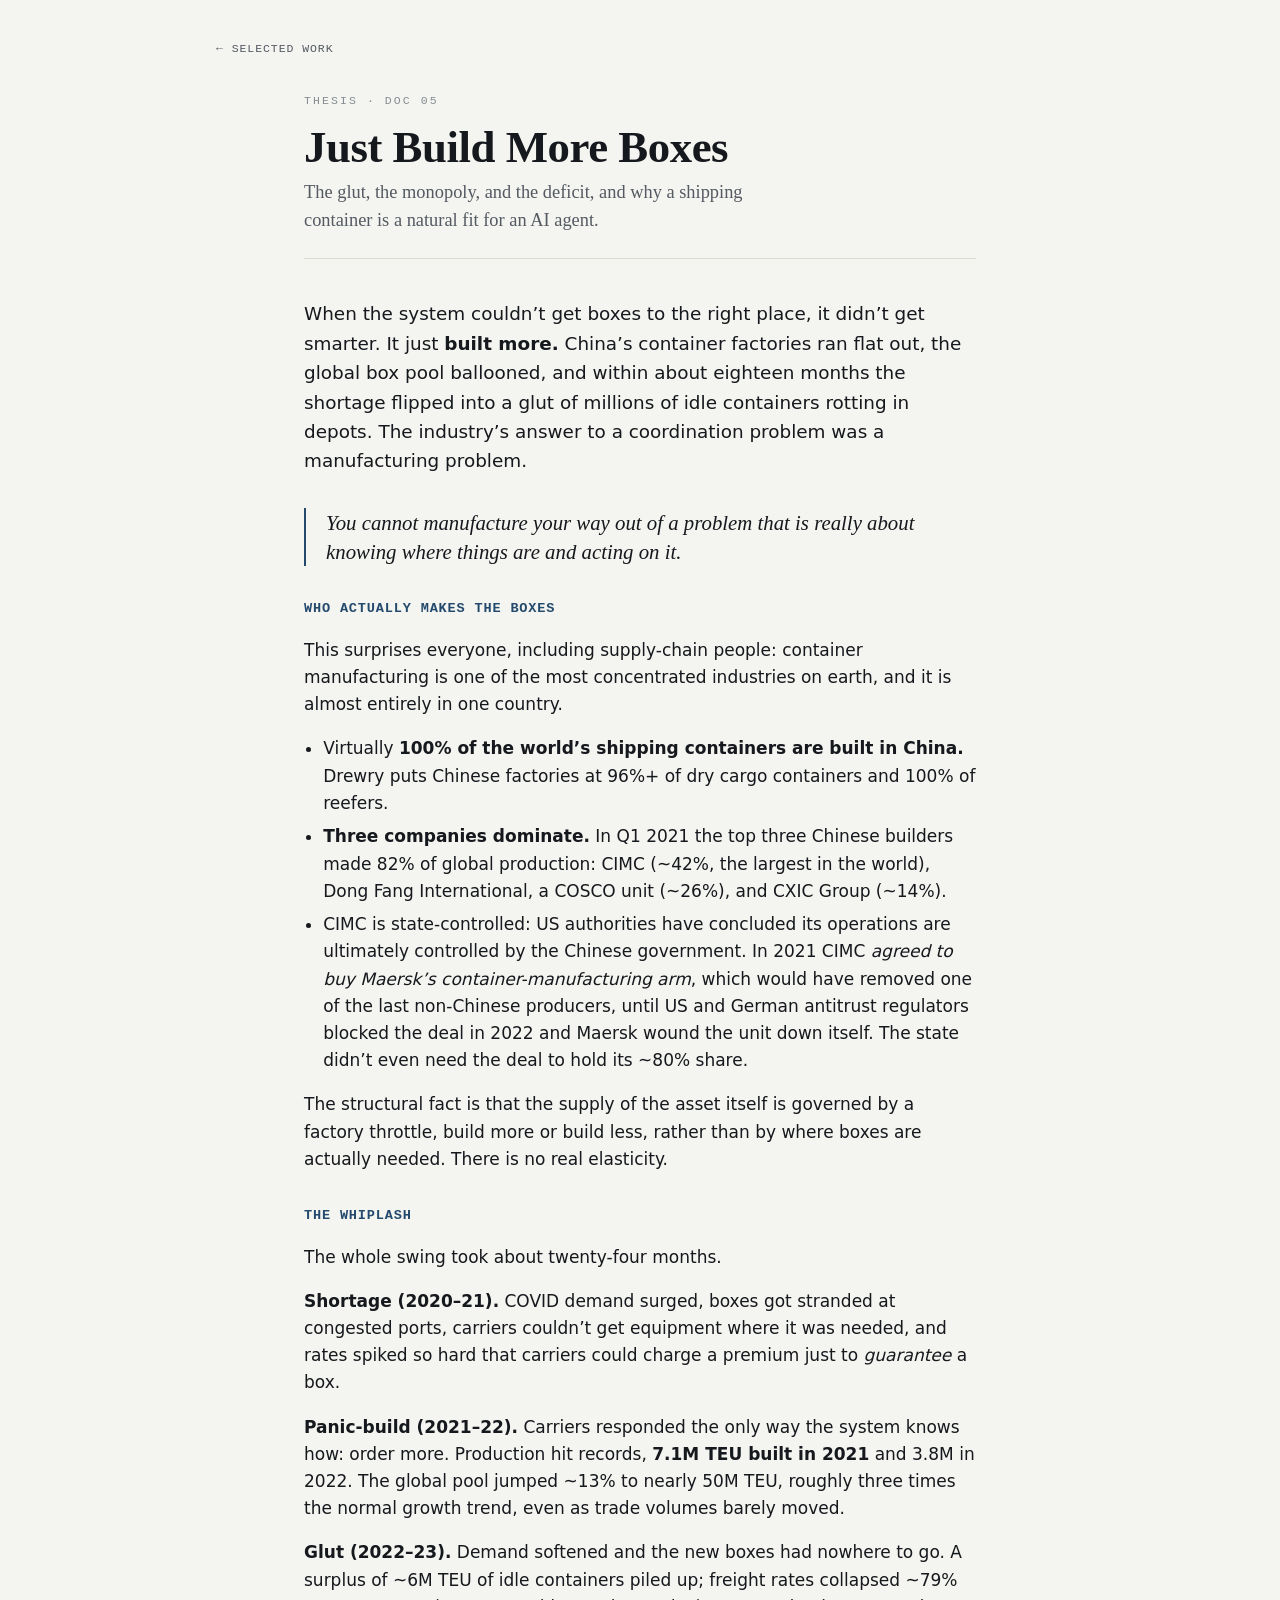
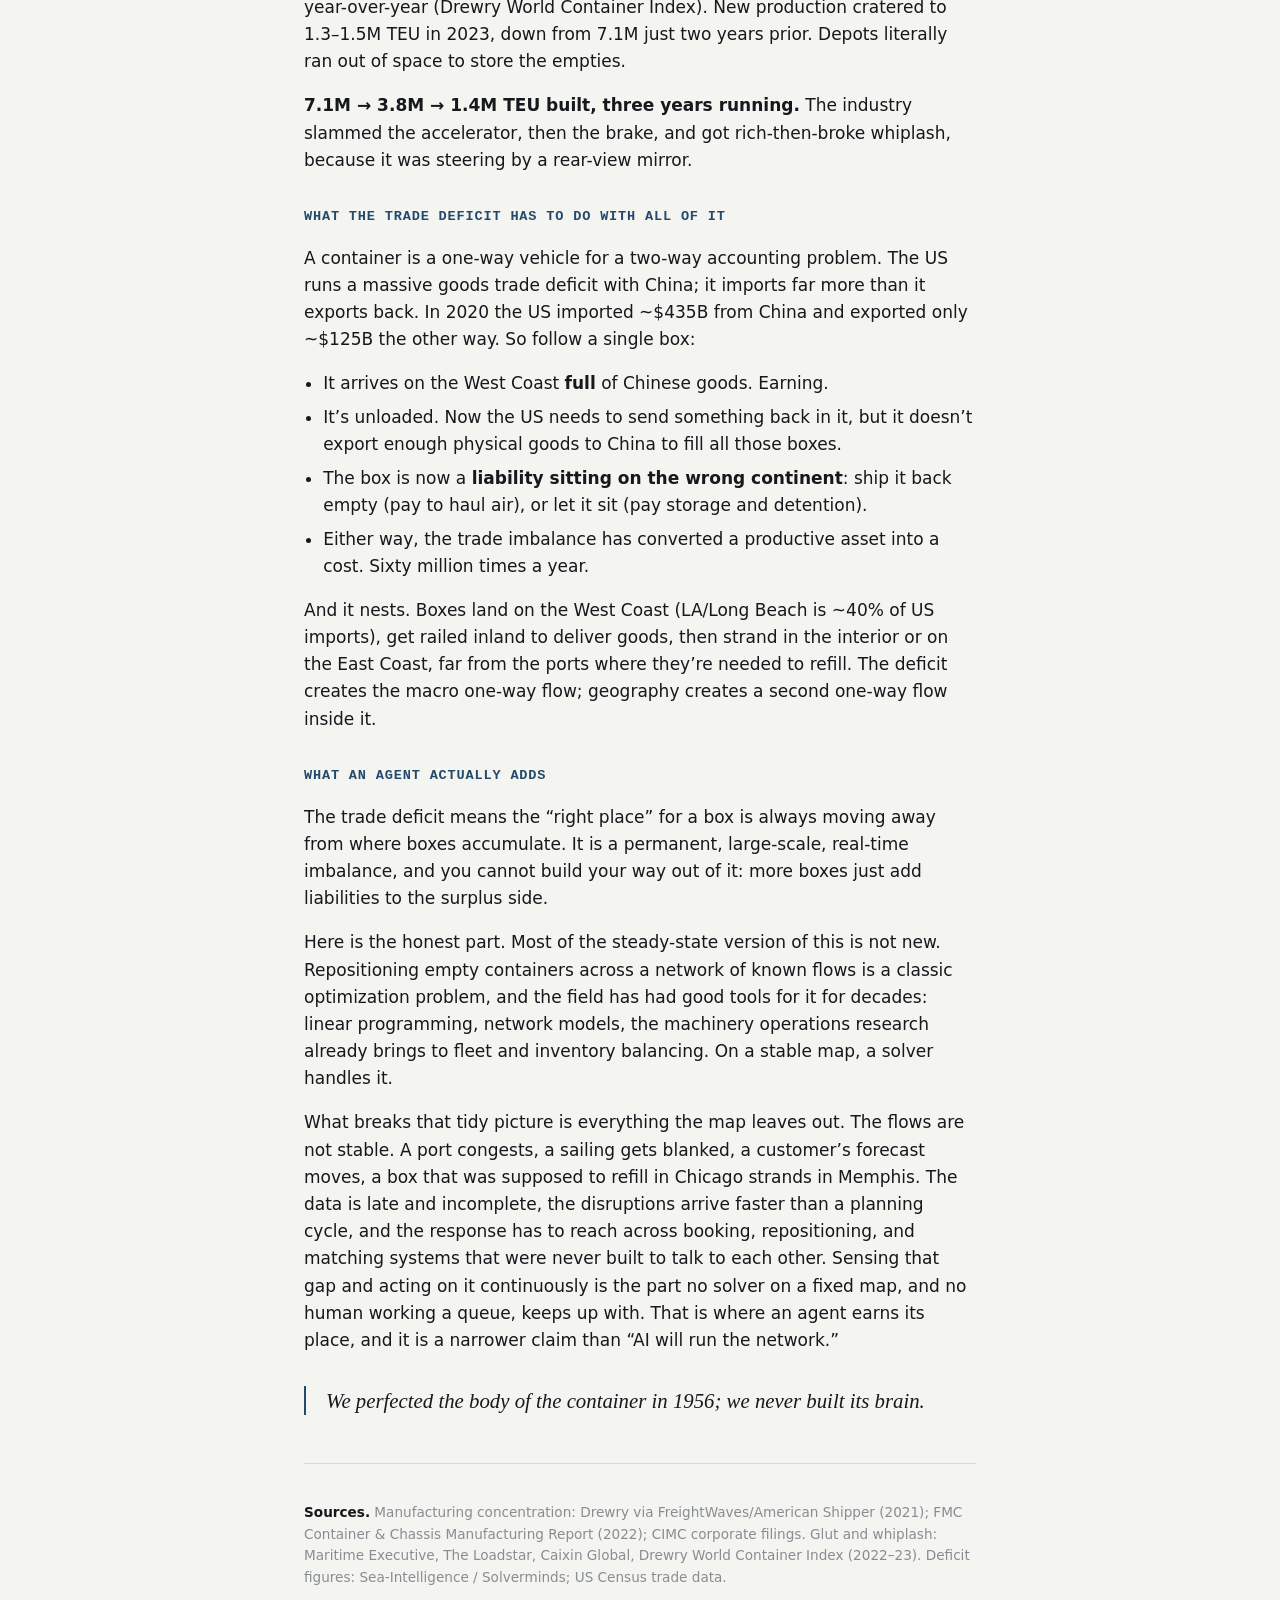
<file: thesis.html>
<!doctype html>
<html lang="en">
<head>
  <meta charset="utf-8">
  <meta name="viewport" content="width=device-width, initial-scale=1">
  <title>Just Build More Boxes | Evan Monahan</title>
  <meta name="description" content="Why the shipping-container industry's answer to not knowing where its boxes were was to build seven million TEU more, and why that makes supply chain a natural fit for AI.">
  <link rel="stylesheet" href="style.css">
  <script src="tracker.js" async></script>
  <link rel="icon" href="data:image/svg+xml,<svg xmlns='http://www.w3.org/2000/svg' viewBox='0 0 16 16'><rect width='16' height='16' fill='%23234a6c'/><rect x='3' y='3' width='10' height='10' fill='none' stroke='%23f4f4f0' stroke-width='1'/></svg>">
</head>
<body>
<div class="wrap">
  <a class="backlink" href="index.html">← Selected Work</a>

  <article class="article">
    <header class="article-head">
      <p class="eyebrow">Thesis · Doc 05</p>
      <h1>Just Build More Boxes</h1>
      <p class="standfirst">The glut, the monopoly, and the deficit, and why a shipping container is a natural fit for an AI agent.</p>
    </header>

    <p class="lead">
      When the system couldn’t get boxes to the right place, it didn’t get smarter. It just
      <strong>built more.</strong> China’s container factories ran flat out, the global box pool
      ballooned, and within about eighteen months the shortage flipped into a glut of millions of
      idle containers rotting in depots. The industry’s answer to a coordination problem was a
      manufacturing problem.
    </p>

    <p class="pull">You cannot manufacture your way out of a problem that is really about knowing where things are and acting on it.</p>

    <h3>Who actually makes the boxes</h3>
    <p>
      This surprises everyone, including supply-chain people: container manufacturing is one of the
      most concentrated industries on earth, and it is almost entirely in one country.
    </p>
    <ul>
      <li>Virtually <strong>100% of the world’s shipping containers are built in China.</strong> Drewry puts Chinese factories at 96%+ of dry cargo containers and 100% of reefers.</li>
      <li><strong>Three companies dominate.</strong> In Q1 2021 the top three Chinese builders made 82% of global production: CIMC (~42%, the largest in the world), Dong Fang International, a COSCO unit (~26%), and CXIC Group (~14%).</li>
      <li>CIMC is state-controlled: US authorities have concluded its operations are ultimately controlled by the Chinese government. In 2021 CIMC <em>agreed to buy Maersk’s container-manufacturing arm</em>, which would have removed one of the last non-Chinese producers, until US and German antitrust regulators blocked the deal in 2022 and Maersk wound the unit down itself. The state didn’t even need the deal to hold its ~80% share.</li>
    </ul>
    <p>
      The structural fact is that the supply of the asset itself is governed by a factory throttle,
      build more or build less, rather than by where boxes are actually needed. There is no real
      elasticity.
    </p>

    <h3>The whiplash</h3>
    <p>The whole swing took about twenty-four months.</p>
    <p>
      <strong>Shortage (2020–21).</strong> COVID demand surged, boxes got stranded at
      congested ports, carriers couldn’t get equipment where it was needed, and rates spiked so
      hard that carriers could charge a premium just to <em>guarantee</em> a box.
    </p>
    <p>
      <strong>Panic-build (2021–22).</strong> Carriers responded the only way the system
      knows how: order more. Production hit records, <strong>7.1M TEU built in 2021</strong> and
      3.8M in 2022. The global pool jumped ~13% to nearly 50M TEU, roughly three times the normal
      growth trend, even as trade volumes barely moved.
    </p>
    <p>
      <strong>Glut (2022–23).</strong> Demand softened and the new boxes had nowhere to go.
      A surplus of ~6M TEU of idle containers piled up; freight rates collapsed ~79%
      year-over-year (Drewry World Container Index). New production cratered to 1.3–1.5M TEU in 2023, down from 7.1M just two years
      prior. Depots literally ran out of space to store the empties.
    </p>
    <p>
      <strong>7.1M → 3.8M → 1.4M TEU built, three years running.</strong> The industry slammed the
      accelerator, then the brake, and got rich-then-broke whiplash, because it was steering by a
      rear-view mirror.
    </p>

    <h3>What the trade deficit has to do with all of it</h3>
    <p>
      A container is a one-way vehicle for a two-way accounting problem. The US runs a massive goods
      trade deficit with China; it imports far more than it exports back. In 2020 the US imported
      ~$435B from China and exported only ~$125B the other way. So follow a single box:
    </p>
    <ul>
      <li>It arrives on the West Coast <strong>full</strong> of Chinese goods. Earning.</li>
      <li>It’s unloaded. Now the US needs to send something back in it, but it doesn’t export enough physical goods to China to fill all those boxes.</li>
      <li>The box is now a <strong>liability sitting on the wrong continent</strong>: ship it back empty (pay to haul air), or let it sit (pay storage and detention).</li>
      <li>Either way, the trade imbalance has converted a productive asset into a cost. Sixty million times a year.</li>
    </ul>
    <p>
      And it nests. Boxes land on the West Coast (LA/Long Beach is ~40% of US imports), get railed
      inland to deliver goods, then strand in the interior or on the East Coast, far from the ports
      where they’re needed to refill. The deficit creates the macro one-way flow; geography creates
      a second one-way flow inside it.
    </p>

    <h3>What an agent actually adds</h3>
    <p>
      The trade deficit means the “right place” for a box is always moving away from where boxes
      accumulate. It is a permanent, large-scale, real-time imbalance, and you cannot build your way
      out of it: more boxes just add liabilities to the surplus side.
    </p>
    <p>
      Here is the honest part. Most of the steady-state version of this is not new. Repositioning
      empty containers across a network of known flows is a classic optimization problem, and the
      field has had good tools for it for decades: linear programming, network models, the machinery
      operations research already brings to fleet and inventory balancing. On a stable map, a solver
      handles it.
    </p>
    <p>
      What breaks that tidy picture is everything the map leaves out. The flows are not stable. A
      port congests, a sailing gets blanked, a customer’s forecast moves, a box that was supposed to
      refill in Chicago strands in Memphis. The data is late and incomplete, the disruptions arrive
      faster than a planning cycle, and the response has to reach across booking, repositioning, and
      matching systems that were never built to talk to each other. Sensing that gap and acting on
      it continuously is the part no solver on a fixed map, and no human working a queue, keeps up
      with. That is where an agent earns its place, and it is a narrower claim than “AI will run the
      network.”
    </p>
    <p class="pull">We perfected the body of the container in 1956; we never built its brain.</p>

    <div class="sources">
      <p><strong>Sources.</strong> Manufacturing concentration: Drewry via FreightWaves/American Shipper (2021); FMC Container &amp; Chassis Manufacturing Report (2022); CIMC corporate filings. Glut and whiplash: Maritime Executive, The Loadstar, Caixin Global, Drewry World Container Index (2022–23). Deficit figures: Sea-Intelligence / Solverminds; US Census trade data.</p>
    </div>
  </article>
</div>
</body>
</html>
</file>
<file: style.css>
/* ============================================================
   Evan Monahan — Selected Work
   "The Manifest" — a bill of lading for a candidacy.
   Blueprint-ink on cool paper. No web fonts, no CDNs: bulletproof.
   ============================================================ */

:root {
  --paper:        #f4f4f0;
  --paper-raised: #fbfbf8;
  --ink:          #15181c;
  --ink-2:        #545a62;
  --ink-3:        #878d93;
  --rule:         #d9dad2;
  --rule-strong:  #b9bbb1;
  --blueprint:    #234a6c;
  --blueprint-2:  #2f5f8c;
  --live:         #a4631d;   /* single warm micro-signal, LIVE only */

  --mono: ui-monospace, "SF Mono", "Cascadia Mono", Menlo, Consolas, monospace;
  --serif: "Iowan Old Style", "Palatino Linotype", Palatino, "Book Antiqua", Georgia, serif;
  --sans: system-ui, -apple-system, "Segoe UI", Roboto, Helvetica, Arial, sans-serif;

  --measure: 66ch;
  --page: 60rem;
}

@media (prefers-color-scheme: dark) {
  :root {
    --paper:        #14161a;
    --paper-raised: #191c21;
    --ink:          #eceef0;
    --ink-2:        #a3aab2;
    --ink-3:        #767d85;
    --rule:         #2a2e34;
    --rule-strong:  #3c424a;
    --blueprint:    #7fb0d6;
    --blueprint-2:  #a3c8e6;
    --live:         #d69a52;
  }
}
:root[data-theme="dark"] {
  --paper:#14161a; --paper-raised:#191c21; --ink:#eceef0; --ink-2:#a3aab2;
  --ink-3:#767d85; --rule:#2a2e34; --rule-strong:#3c424a;
  --blueprint:#7fb0d6; --blueprint-2:#a3c8e6; --live:#d69a52;
}
:root[data-theme="light"] {
  --paper:#f4f4f0; --paper-raised:#fbfbf8; --ink:#15181c; --ink-2:#545a62;
  --ink-3:#878d93; --rule:#d9dad2; --rule-strong:#b9bbb1;
  --blueprint:#234a6c; --blueprint-2:#2f5f8c; --live:#a4631d;
}

* { box-sizing: border-box; }

html { -webkit-text-size-adjust: 100%; }

body {
  margin: 0;
  background: var(--paper);
  color: var(--ink);
  font-family: var(--sans);
  font-size: 17px;
  line-height: 1.6;
  -webkit-font-smoothing: antialiased;
  text-rendering: optimizeLegibility;
}

.wrap {
  max-width: var(--page);
  margin: 0 auto;
  padding: 0 clamp(1.25rem, 5vw, 3.5rem);
}

/* ---------- shared type ---------- */
.eyebrow {
  font-family: var(--mono);
  font-size: 0.72rem;
  letter-spacing: 0.18em;
  text-transform: uppercase;
  color: var(--ink-3);
  margin: 0;
}
a { color: var(--blueprint); text-underline-offset: 3px; }
a:hover { color: var(--blueprint-2); }

:focus-visible {
  outline: 2px solid var(--blueprint-2);
  outline-offset: 3px;
  border-radius: 2px;
}

/* ============================================================
   MASTHEAD
   ============================================================ */
.masthead {
  padding: clamp(2.5rem, 7vw, 5rem) 0 2rem;
  border-bottom: 1px solid var(--rule);
}
.masthead-top {
  display: flex;
  justify-content: space-between;
  align-items: baseline;
  gap: 1rem;
  flex-wrap: wrap;
  margin-bottom: clamp(2rem, 6vw, 3.5rem);
}
.masthead-top .doc-no { font-family: var(--mono); font-size:0.72rem; letter-spacing:0.18em; text-transform:uppercase; color: var(--ink-3); }

.identity {
  display: grid;
  grid-template-columns: auto 1fr;
  gap: clamp(1.25rem, 4vw, 2rem);
  align-items: center;
}
.portrait {
  width: clamp(76px, 14vw, 108px);
  height: clamp(76px, 14vw, 108px);
  border-radius: 50%;
  object-fit: cover;
  filter: grayscale(100%) contrast(1.02);
  border: 1px solid var(--rule-strong);
}
.identity h1 {
  font-family: var(--serif);
  font-weight: 600;
  font-size: clamp(2.1rem, 6vw, 3.4rem);
  line-height: 1.02;
  letter-spacing: -0.01em;
  margin: 0 0 0.5rem;
}
.identity .role {
  font-family: var(--mono);
  font-size: 0.8rem;
  letter-spacing: 0.06em;
  color: var(--ink-2);
  margin: 0;
}

.thesis {
  font-family: var(--serif);
  font-size: clamp(1.25rem, 2.6vw, 1.6rem);
  line-height: 1.42;
  max-width: 40ch;
  margin: clamp(2rem, 5vw, 2.75rem) 0 0;
  color: var(--ink);
}
.thesis em { font-style: italic; color: var(--blueprint); }

.manifest-meta {
  margin-top: 2rem;
  display: flex;
  gap: 1.5rem 2.5rem;
  flex-wrap: wrap;
  font-family: var(--mono);
  font-size: 0.74rem;
  letter-spacing: 0.04em;
  color: var(--ink-2);
}
.manifest-meta b { color: var(--ink); font-weight: 600; }

/* ============================================================
   MANIFEST SECTIONS
   ============================================================ */
.section { padding: clamp(2.5rem, 6vw, 3.5rem) 0 0; }
.section-head {
  display: flex;
  align-items: baseline;
  gap: 1rem;
  padding-bottom: 1rem;
}
.section-head h2 {
  font-family: var(--mono);
  font-size: 0.78rem;
  font-weight: 600;
  letter-spacing: 0.16em;
  text-transform: uppercase;
  color: var(--ink);
  margin: 0;
  white-space: nowrap;
}
.section-head .rule-fill { flex: 1; height: 1px; background: var(--rule); align-self: center; }
.section-head .count { font-family: var(--mono); font-size: 0.72rem; color: var(--ink-3); }

/* ---------- document rows ---------- */
.docs { border-top: 1px solid var(--rule); }

.doc {
  display: grid;
  grid-template-columns: 8.5rem 1fr 1.5rem;
  gap: 0 clamp(1rem, 3vw, 2rem);
  align-items: start;
  padding: 1.5rem clamp(0.5rem, 2vw, 1.25rem) 1.5rem 0;
  border-bottom: 1px solid var(--rule);
  text-decoration: none;
  color: inherit;
  position: relative;
  transition: background .18s ease, padding-left .18s ease;
}
.doc::before {
  content: "";
  position: absolute;
  left: 0; top: 0; bottom: -1px;
  width: 2px;
  background: var(--blueprint);
  transform: scaleY(0);
  transform-origin: top;
  transition: transform .2s ease;
}
.doc:hover, .doc:focus-visible {
  background: var(--paper-raised);
  padding-left: 1rem;
  outline: none;
}
.doc:hover::before, .doc:focus-visible::before { transform: scaleY(1); }

.doc-code {
  font-family: var(--mono);
  font-size: 0.72rem;
  letter-spacing: 0.04em;
  color: var(--ink-3);
  padding-top: 0.3rem;
  line-height: 1.5;
}
.doc-code b { display:block; color: var(--blueprint); font-weight:600; letter-spacing:0.08em; }

.doc-main { min-width: 0; }
.doc-head { display: flex; align-items: baseline; gap: 0.75rem; flex-wrap: wrap; }
.doc-main h3 {
  font-family: var(--serif);
  font-weight: 600;
  font-size: 1.32rem;
  line-height: 1.2;
  margin: 0;
  letter-spacing: -0.005em;
}
.doc-abstract {
  margin: 0.5rem 0 0;
  font-size: 0.95rem;
  line-height: 1.55;
  color: var(--ink-2);
  max-width: var(--measure);
}
.doc-go {
  font-family: var(--mono);
  color: var(--ink-3);
  font-size: 1rem;
  padding-top: 0.35rem;
  transition: transform .18s ease, color .18s ease;
}
.doc:hover .doc-go, .doc:focus-visible .doc-go { transform: translateX(3px); color: var(--blueprint); }

/* status tags */
.tag {
  font-family: var(--mono);
  font-size: 0.62rem;
  letter-spacing: 0.1em;
  text-transform: uppercase;
  padding: 0.15rem 0.45rem;
  border: 1px solid var(--rule-strong);
  border-radius: 2px;
  color: var(--ink-2);
  white-space: nowrap;
  position: relative;
  top: -0.15rem;
}
.tag-live { color: var(--live); border-color: var(--live); }
.tag-live::before {
  content: "";
  display: inline-block;
  width: 5px; height: 5px;
  border-radius: 50%;
  background: var(--live);
  margin-right: 0.4rem;
  vertical-align: 0.08em;
}

/* primary cargo — the briefing */
.doc-primary { padding-top: 1.9rem; padding-bottom: 1.9rem; }
.doc-primary .doc-main h3 { font-size: 1.7rem; }
.doc-primary .doc-abstract { color: var(--ink); font-size: 1rem; }
.doc-primary .doc-code b { color: var(--blueprint); }

/* ============================================================
   COLOPHON
   ============================================================ */
.colophon {
  margin-top: clamp(3rem, 8vw, 5rem);
  padding: 2.5rem 0 4rem;
  border-top: 2px solid var(--ink);
  display: flex;
  justify-content: space-between;
  gap: 1.5rem;
  flex-wrap: wrap;
  font-family: var(--mono);
  font-size: 0.74rem;
  letter-spacing: 0.03em;
  color: var(--ink-2);
}
.colophon a { color: var(--ink-2); }
.colophon a:hover { color: var(--blueprint); }
.theme-toggle {
  background: none; border: 1px solid var(--rule-strong); color: var(--ink-2);
  font-family: var(--mono); font-size: 0.7rem; letter-spacing:0.08em; text-transform:uppercase;
  padding: 0.3rem 0.6rem; border-radius: 2px; cursor: pointer;
}
.theme-toggle:hover { color: var(--blueprint); border-color: var(--blueprint); }

/* ============================================================
   ARTICLE PAGES (resume / thesis)
   ============================================================ */
.backlink {
  display: inline-block;
  font-family: var(--mono);
  font-size: 0.72rem;
  letter-spacing: 0.08em;
  text-transform: uppercase;
  text-decoration: none;
  color: var(--ink-2);
  margin: clamp(1.5rem,4vw,2.5rem) 0 0;
}
.backlink:hover { color: var(--blueprint); }

.article { max-width: 42rem; margin: 0 auto; padding-bottom: 5rem; }
.article-head { padding: 2rem 0 1.5rem; border-bottom: 1px solid var(--rule); margin-bottom: 2.5rem; }
.article-head h1 {
  font-family: var(--serif); font-weight: 600;
  font-size: clamp(1.9rem, 5vw, 2.8rem); line-height: 1.08;
  letter-spacing: -0.01em; margin: 0.75rem 0 0.5rem;
}
.article-head .standfirst { font-family: var(--serif); font-size: 1.15rem; line-height:1.5; color: var(--ink-2); margin: 0; max-width: 52ch; }

.article p { max-width: var(--measure); }
.article h2 {
  font-family: var(--serif); font-weight: 600; font-size: 1.5rem;
  margin: 2.5rem 0 0.75rem; line-height: 1.2;
}
.article h3 { font-family: var(--mono); font-size: 0.85rem; letter-spacing:0.06em; text-transform:uppercase; color: var(--blueprint); margin: 2rem 0 0.5rem; }
.article ul { max-width: var(--measure); padding-left: 1.2rem; }
.article li { margin: 0.4rem 0; }
.article .lead { font-size: 1.15rem; color: var(--ink); }
.article strong { font-weight: 600; color: var(--ink); }
.pull {
  font-family: var(--serif); font-style: italic; font-size: 1.3rem; line-height:1.4;
  border-left: 2px solid var(--blueprint); padding-left: 1.25rem; margin: 2rem 0;
  color: var(--ink); max-width: none;
}
.sources { font-size: 0.85rem; color: var(--ink-3); border-top: 1px solid var(--rule); margin-top: 3rem; padding-top: 1.5rem; }
.sources p { max-width: none; }

/* ---------- resume specifics ---------- */
.rz-contact { font-family: var(--mono); font-size: 0.78rem; color: var(--ink-2); letter-spacing: 0.02em; margin: 0 0 0.5rem; }
.rz-job { margin-top: 2rem; }
.rz-job .rz-title { display:flex; justify-content: space-between; gap:1rem; flex-wrap:wrap; align-items:baseline; }
.rz-job h3 { font-family: var(--serif); text-transform: none; letter-spacing:0; color: var(--ink); font-size: 1.15rem; margin:0; }
.rz-job .rz-when { font-family: var(--mono); font-size:0.72rem; color: var(--ink-3); white-space:nowrap; }
.rz-job .rz-sub { font-family: var(--sans); font-style: italic; color: var(--ink-2); font-size:0.95rem; margin:0.15rem 0 0.5rem; }
.dl-btn {
  display:inline-block; font-family: var(--mono); font-size:0.74rem; letter-spacing:0.08em; text-transform:uppercase;
  border:1px solid var(--blueprint); color: var(--blueprint); text-decoration:none;
  padding:0.5rem 1rem; border-radius:2px; margin-top:0.5rem;
}
.dl-btn:hover { background: var(--blueprint); color: var(--paper); }

/* ---------- motion ---------- */
@media (prefers-reduced-motion: no-preference) {
  .reveal { opacity: 0; transform: translateY(8px); animation: rise .5s ease forwards; }
  @keyframes rise { to { opacity: 1; transform: none; } }
}

/* ---------- print (résumé PDF) ---------- */
@media print {
  @page { margin: 0.42in 0.55in; }
  :root { --paper:#fff; --ink:#000; --ink-2:#222; --ink-3:#555; --rule:#bbb; --blueprint:#234a6c; }
  body { font-size: 8.5pt; line-height: 1.16; background:#fff; }
  .wrap { max-width:none; padding:0; }
  .backlink, .dl-btn, .theme-toggle, .colophon { display: none !important; }
  .article { max-width: none; padding: 0; }
  .article-head { padding: 0 0 0.2rem; margin-bottom: 0.3rem; border-bottom-color:#000; }
  .article-head h1 { font-size: 15pt; margin: 0.05rem 0; }
  .article-head .eyebrow { display:none; }
  .lead, .article .lead { font-size: 8.5pt; margin: 0.25rem 0; }
  .article h2 { font-size: 9.6pt; margin: 0.35rem 0 0.1rem; }
  .rz-job { margin-top: 0.3rem; break-inside: avoid; }
  .rz-job h3 { font-size: 9.4pt; }
  .rz-job .rz-sub { margin: 0.05rem 0 0.2rem; font-size:8.8pt; }
  .rz-job .rz-when { font-size: 8pt; }
  .article ul { padding-left: 0.95rem; margin: 0.15rem 0; }
  .article li { margin: 0.06rem 0; }
  .article p, .article ul, .article li, .lead { max-width: none; }
  .rz-contact { font-size: 8.4pt; margin-bottom:0.2rem; }
  .rz-boards { margin-top: 0.4rem !important; margin-bottom: 0.2rem; }
}

@media (max-width: 560px) {
  body { font-size: 16px; }
  .doc { grid-template-columns: 1fr; gap: 0.4rem; }
  .doc-code { padding-top: 0; }
  .doc-code b { display:inline; }
  .doc-go { display: none; }
  .identity { grid-template-columns: 1fr; text-align: left; }
  .portrait { width: 72px; height: 72px; }
}

/* ---------- résumé card: the card opens the page, the PDF chip opens the file ---------- */
.doc-stretch { color: inherit; text-decoration: none; }
.doc-stretch::after { content: ""; position: absolute; inset: 0; z-index: 1; }
.doc:has(.doc-stretch:focus-visible) { background: var(--paper-raised); padding-left: 1rem; }
.doc:has(.doc-stretch:focus-visible)::before { transform: scaleY(1); }
a.tag-dl {
  position: relative; z-index: 2; text-decoration: none; cursor: pointer;
  transition: color .15s ease, border-color .15s ease;
}
a.tag-dl:hover, a.tag-dl:focus-visible { color: var(--blueprint); border-color: var(--blueprint); outline: none; }

/* multi-destination card: secondary link buttons under the abstract.
   This card has NO .doc-stretch overlay — with four destinations a hidden
   full-card click is ambiguous, and it made every button route to the title's
   href whenever style.css was served stale. Each button is its own link. */
.doc-links {
  margin-top: 0.9rem;
  display: flex;
  flex-wrap: wrap;
  gap: 0.5rem;
}
.doc-links a {
  font-family: var(--mono);
  font-size: 0.63rem;
  letter-spacing: 0.1em;
  text-transform: uppercase;
  padding: 0.4rem 0.7rem;
  border: 1px solid var(--rule-strong);
  border-radius: 2px;
  color: var(--ink-2);
  text-decoration: none;
  white-space: nowrap;
  transition: color .15s ease, border-color .15s ease, background .15s ease;
}
.doc-links a:hover, .doc-links a:focus-visible {
  color: var(--blueprint);
  border-color: var(--blueprint);
  background: var(--paper-raised);
  outline: none;
}
/* title link on a card with no full-card overlay */
.doc-title { color: inherit; text-decoration: none; }
.doc-title:hover, .doc-title:focus-visible { color: var(--blueprint); outline: none; }
/* the multi-link primary card carries no arrow, so it needs no arrow column */
.doc-primary:not(:has(.doc-go)) { grid-template-columns: 8.5rem 1fr; }

/* ---------- the Eastman pair: essay + its record, read together ---------- */
.pair-note {
  font-family: var(--mono);
  font-size: 0.72rem;
  letter-spacing: 0.04em;
  color: var(--ink-2);
  margin: -0.4rem 0 1rem;
}
.doc-pair { border-left: 2px solid var(--blueprint); background: var(--paper-raised); }
.doc-pair .doc { padding-left: 1.1rem; }
.doc-pair .doc:hover, .doc-pair .doc:focus-visible { padding-left: 1.6rem; background: var(--paper); }
@media (max-width: 560px) {
  .doc-pair .doc { padding-left: 0.9rem; }
}
</file>
